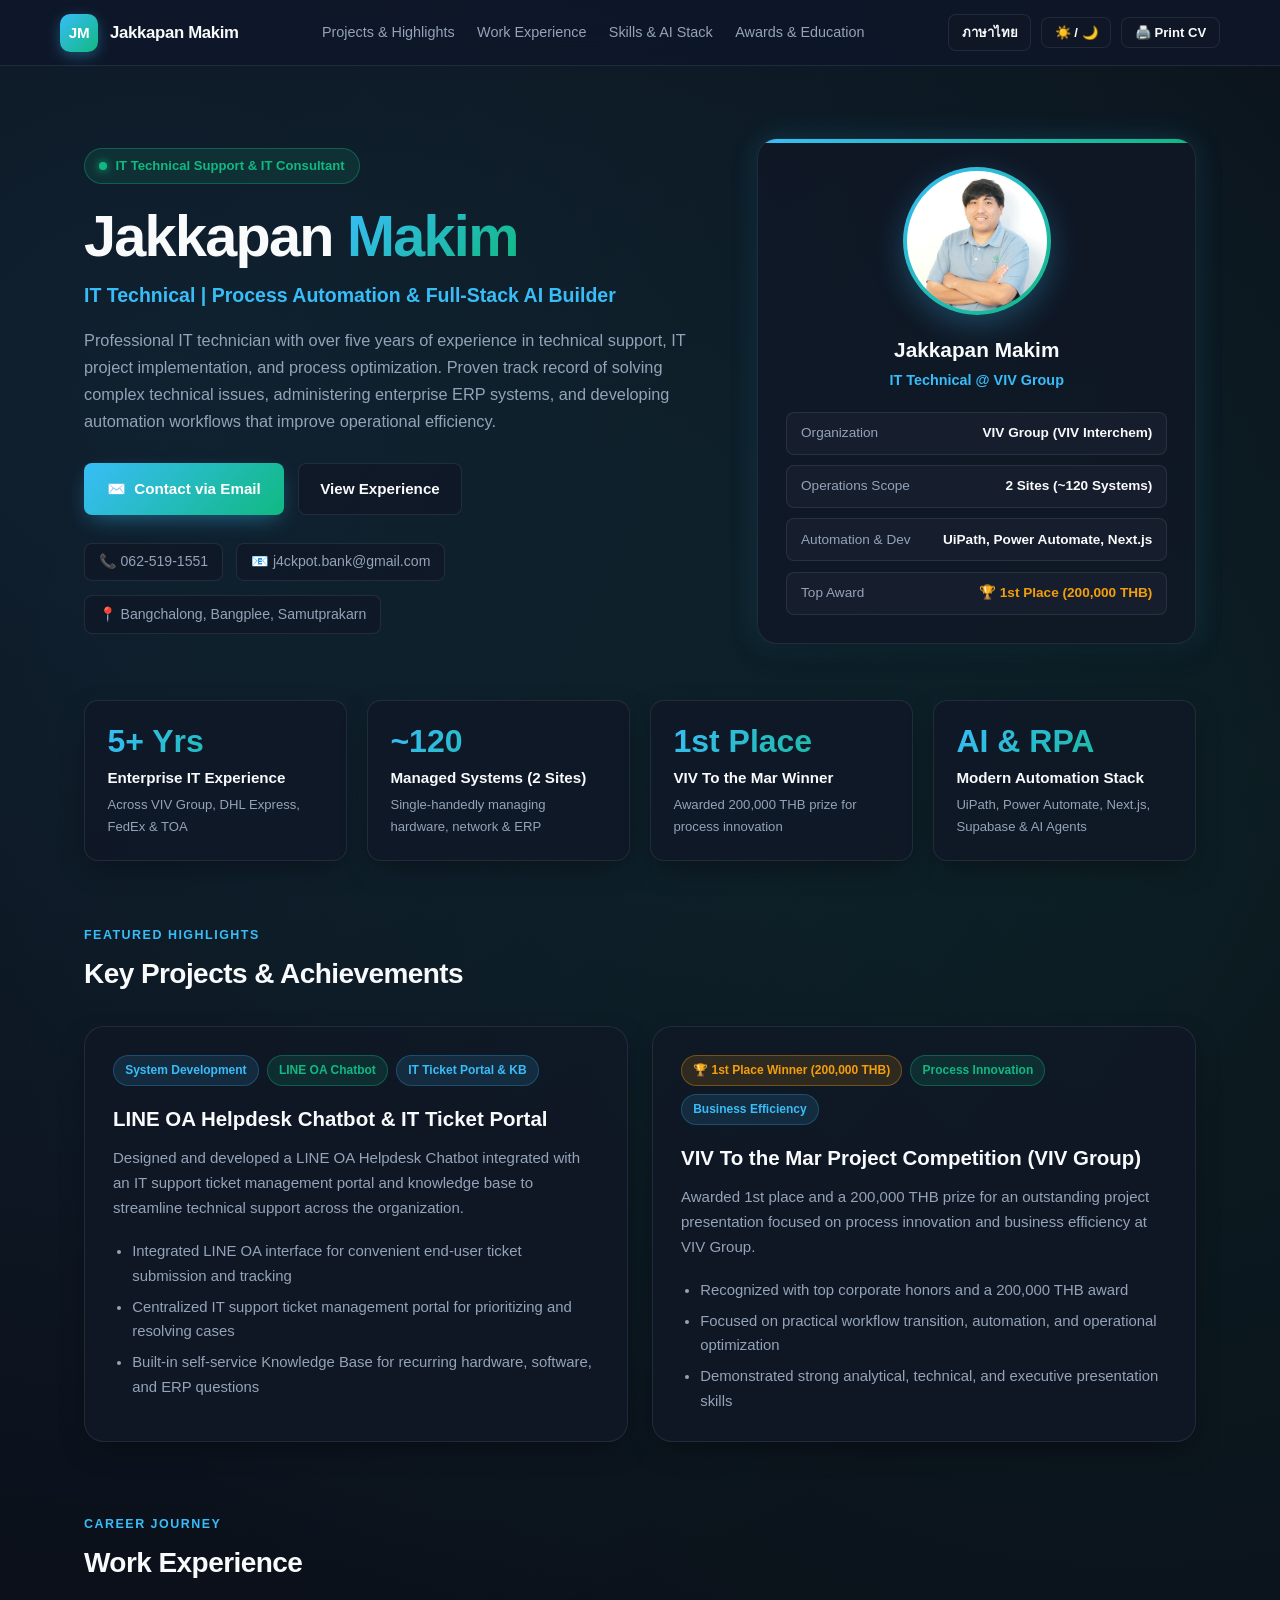
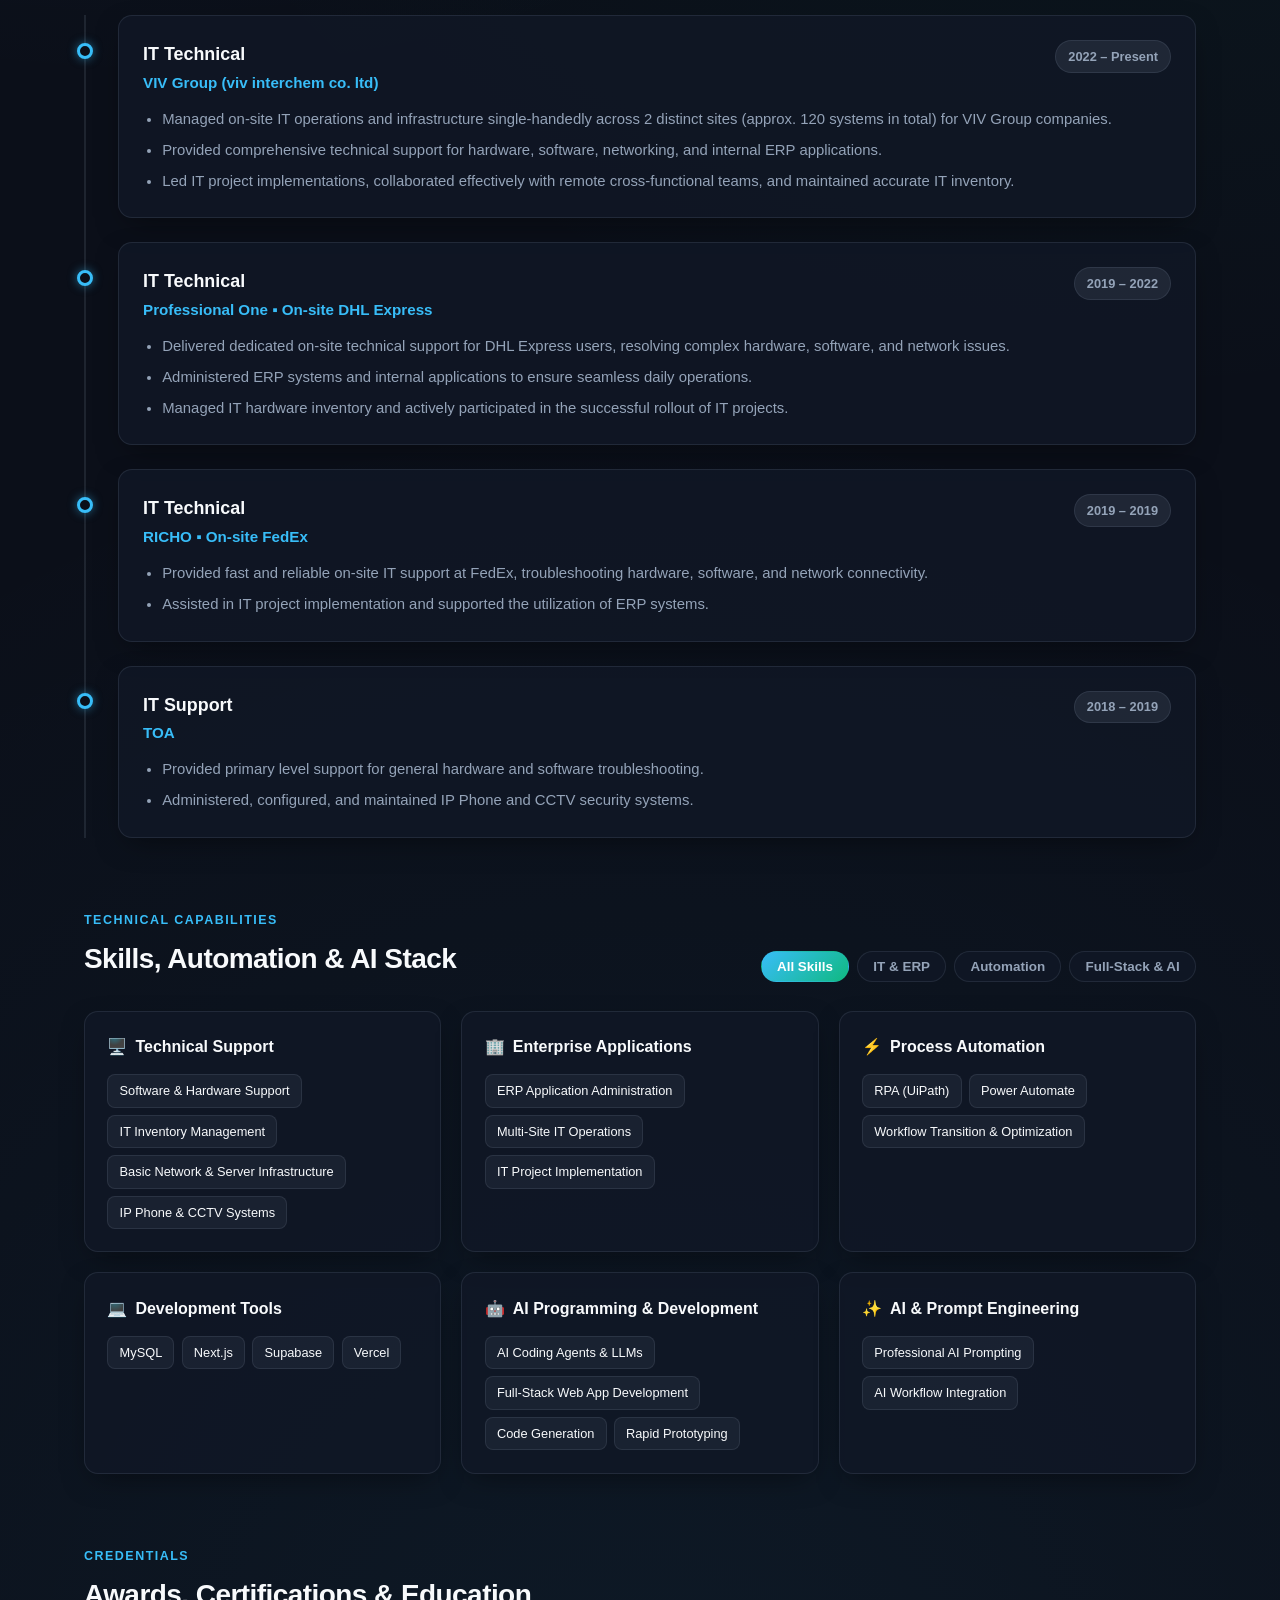
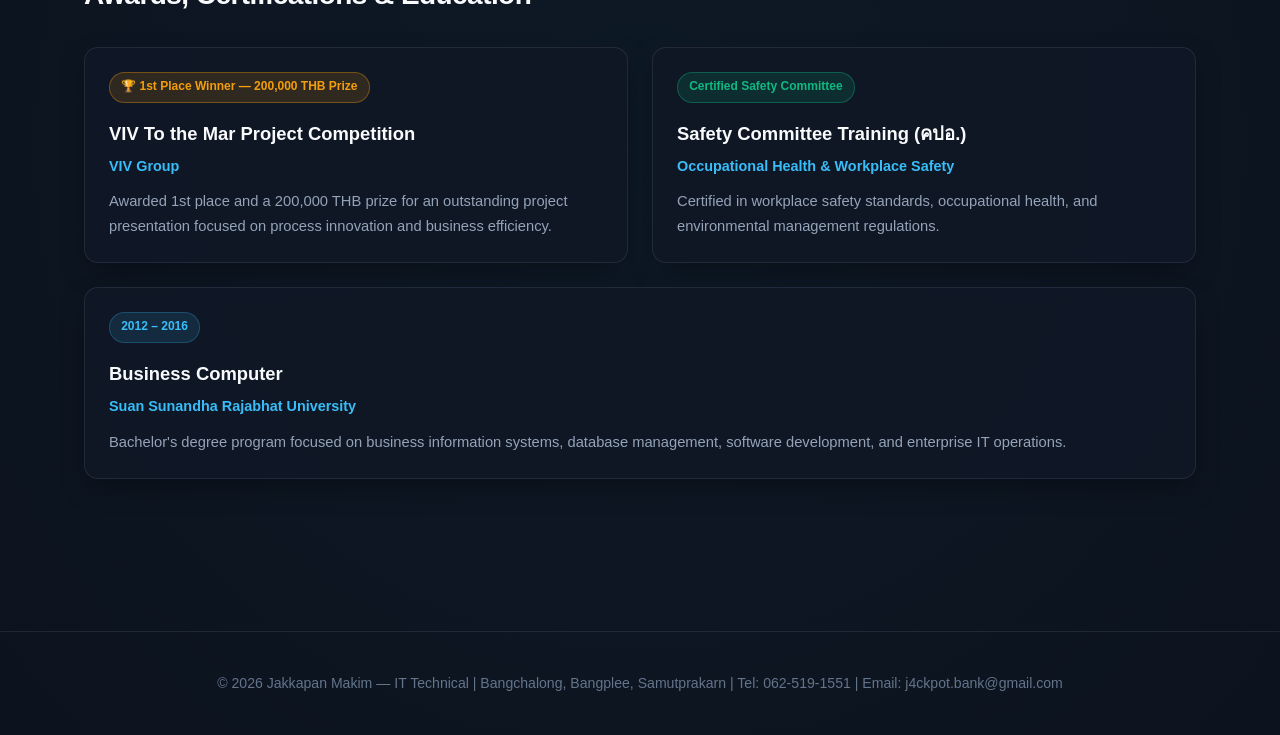
<file: index.html>
<!DOCTYPE html>
<html lang="en" data-theme="dark">
<head>
  <meta charset="UTF-8" />
  <meta name="viewport" content="width=device-width, initial-scale=1.0" />
  <title>Jakkapan Makim — IT Technical Portfolio</title>
  <style>
    :root {
      --bg-primary: #0b0f19;
      --bg-secondary: #111827;
      --bg-card: rgba(17, 24, 39, 0.82);
      --bg-card-hover: rgba(31, 41, 55, 0.95);
      --bg-glass: rgba(15, 23, 42, 0.78);
      --text-primary: #f8fafc;
      --text-secondary: #94a3b8;
      --text-muted: #64748b;
      --accent-primary: #38bdf8;
      --accent-secondary: #10b981;
      --accent-amber: #f59e0b;
      --accent-gradient: linear-gradient(135deg, #38bdf8 0%, #10b981 100%);
      --border-color: rgba(148, 163, 184, 0.14);
      --border-highlight: rgba(56, 189, 248, 0.45);
      --shadow-card: 0 10px 30px -10px rgba(0, 0, 0, 0.5);
      --shadow-glow: 0 0 28px rgba(56, 189, 248, 0.18);
      --radius-lg: 20px;
      --radius-md: 14px;
      --radius-sm: 8px;
      --font-sans: 'Inter', -apple-system, BlinkMacSystemFont, 'Segoe UI', Roboto, 'Noto Sans Thai', sans-serif;
    }

    [data-theme="light"] {
      --bg-primary: #f8fafc;
      --bg-secondary: #f1f5f9;
      --bg-card: rgba(255, 255, 255, 0.94);
      --bg-card-hover: #ffffff;
      --bg-glass: rgba(255, 255, 255, 0.88);
      --text-primary: #0f172a;
      --text-secondary: #475569;
      --text-muted: #64748b;
      --accent-primary: #0284c7;
      --accent-secondary: #059669;
      --accent-amber: #d97706;
      --accent-gradient: linear-gradient(135deg, #0284c7 0%, #059669 100%);
      --border-color: rgba(15, 23, 42, 0.1);
      --border-highlight: rgba(2, 132, 199, 0.4);
      --shadow-card: 0 12px 32px -8px rgba(15, 23, 42, 0.08);
      --shadow-glow: 0 0 24px rgba(2, 132, 199, 0.12);
    }

    * {
      box-sizing: border-box;
      margin: 0;
      padding: 0;
    }

    html {
      scroll-behavior: smooth;
    }

    body {
      font-family: var(--font-sans);
      background-color: var(--bg-primary);
      color: var(--text-primary);
      line-height: 1.65;
      overflow-x: hidden;
      transition: background-color 0.3s ease, color 0.3s ease;
      background-image:
        radial-gradient(circle at 12% 10%, rgba(56, 189, 248, 0.10), transparent 35%),
        radial-gradient(circle at 88% 22%, rgba(16, 185, 129, 0.08), transparent 35%),
        radial-gradient(circle at 50% 85%, rgba(56, 189, 248, 0.06), transparent 40%);
    }

    /* Top Navigation */
    .navbar {
      position: sticky;
      top: 0;
      z-index: 100;
      backdrop-filter: blur(16px);
      -webkit-backdrop-filter: blur(16px);
      background: var(--bg-glass);
      border-bottom: 1px solid var(--border-color);
      padding: 0.85rem 1.5rem;
    }

    .nav-container {
      max-width: 1160px;
      margin: 0 auto;
      display: flex;
      align-items: center;
      justify-content: space-between;
      gap: 1rem;
      flex-wrap: wrap;
    }

    .brand {
      display: flex;
      align-items: center;
      gap: 0.75rem;
      text-decoration: none;
      color: var(--text-primary);
      font-weight: 700;
      font-size: 1.05rem;
      letter-spacing: -0.02em;
    }

    .brand-badge {
      width: 38px;
      height: 38px;
      border-radius: 10px;
      background: var(--accent-gradient);
      display: grid;
      place-items: center;
      color: #ffffff;
      font-weight: 800;
      font-size: 0.95rem;
      box-shadow: 0 4px 14px rgba(56, 189, 248, 0.35);
    }

    .nav-links {
      display: flex;
      align-items: center;
      gap: 1.4rem;
      list-style: none;
    }

    .nav-links a {
      color: var(--text-secondary);
      text-decoration: none;
      font-size: 0.9rem;
      font-weight: 500;
      transition: color 0.2s ease;
    }

    .nav-links a:hover {
      color: var(--accent-primary);
    }

    .nav-actions {
      display: flex;
      align-items: center;
      gap: 0.6rem;
    }

    .btn-icon, .btn-lang {
      background: var(--bg-card);
      border: 1px solid var(--border-color);
      color: var(--text-primary);
      padding: 0.45rem 0.8rem;
      border-radius: var(--radius-sm);
      cursor: pointer;
      font-size: 0.82rem;
      font-weight: 600;
      display: inline-flex;
      align-items: center;
      gap: 0.4rem;
      transition: all 0.2s ease;
    }

    .btn-icon:hover, .btn-lang:hover {
      border-color: var(--accent-primary);
      transform: translateY(-1px);
    }

    /* Main Container */
    .container {
      max-width: 1160px;
      margin: 0 auto;
      padding: 2.5rem 1.5rem 5rem;
    }

    /* Hero Section */
    .hero {
      display: grid;
      grid-template-columns: 1.3fr 0.9fr;
      gap: 2.5rem;
      align-items: center;
      padding: 2rem 0 3.5rem;
    }

    .status-pill {
      display: inline-flex;
      align-items: center;
      gap: 0.5rem;
      padding: 0.38rem 0.9rem;
      border-radius: 999px;
      background: rgba(16, 185, 129, 0.12);
      border: 1px solid rgba(16, 185, 129, 0.35);
      color: var(--accent-secondary);
      font-size: 0.82rem;
      font-weight: 600;
      margin-bottom: 1.25rem;
    }

    .status-dot {
      width: 8px;
      height: 8px;
      border-radius: 50%;
      background: var(--accent-secondary);
      box-shadow: 0 0 8px var(--accent-secondary);
      animation: pulse 2s infinite;
    }

    @keyframes pulse {
      0%, 100% { opacity: 1; transform: scale(1); }
      50% { opacity: 0.55; transform: scale(1.2); }
    }

    .hero h1 {
      font-size: clamp(2.3rem, 4.5vw, 3.6rem);
      font-weight: 800;
      line-height: 1.12;
      letter-spacing: -0.03em;
      margin-bottom: 0.65rem;
    }

    .gradient-text {
      background: var(--accent-gradient);
      -webkit-background-clip: text;
      -webkit-text-fill-color: transparent;
    }

    .hero-subtitle {
      font-size: 1.22rem;
      font-weight: 600;
      color: var(--accent-primary);
      margin-bottom: 1rem;
    }

    .hero-bio {
      color: var(--text-secondary);
      font-size: 1.02rem;
      max-width: 640px;
      margin-bottom: 1.75rem;
    }

    .hero-cta {
      display: flex;
      flex-wrap: wrap;
      gap: 0.85rem;
      margin-bottom: 1.75rem;
    }

    .btn-primary {
      background: var(--accent-gradient);
      color: #ffffff;
      border: none;
      padding: 0.78rem 1.45rem;
      border-radius: var(--radius-sm);
      font-weight: 600;
      font-size: 0.95rem;
      cursor: pointer;
      text-decoration: none;
      display: inline-flex;
      align-items: center;
      gap: 0.5rem;
      box-shadow: 0 8px 22px -6px rgba(56, 189, 248, 0.45);
      transition: transform 0.2s ease, box-shadow 0.2s ease;
    }

    .btn-primary:hover {
      transform: translateY(-2px);
      box-shadow: 0 12px 26px -6px rgba(56, 189, 248, 0.6);
    }

    .btn-secondary {
      background: var(--bg-card);
      color: var(--text-primary);
      border: 1px solid var(--border-color);
      padding: 0.78rem 1.35rem;
      border-radius: var(--radius-sm);
      font-weight: 600;
      font-size: 0.95rem;
      cursor: pointer;
      text-decoration: none;
      display: inline-flex;
      align-items: center;
      gap: 0.5rem;
      transition: all 0.2s ease;
    }

    .btn-secondary:hover {
      border-color: var(--accent-primary);
      background: var(--bg-card-hover);
    }

    .contact-strip {
      display: flex;
      flex-wrap: wrap;
      gap: 0.85rem;
      font-size: 0.88rem;
      color: var(--text-secondary);
    }

    .contact-chip {
      display: inline-flex;
      align-items: center;
      gap: 0.45rem;
      padding: 0.42rem 0.85rem;
      border-radius: var(--radius-sm);
      background: var(--bg-card);
      border: 1px solid var(--border-color);
      cursor: pointer;
      transition: border-color 0.2s ease, transform 0.2s ease;
    }

    .contact-chip:hover {
      border-color: var(--accent-primary);
      color: var(--text-primary);
      transform: translateY(-1px);
    }

    /* Right Hero Profile Card with Portrait */
    .profile-card {
      background: var(--bg-card);
      border: 1px solid var(--border-color);
      border-radius: var(--radius-lg);
      padding: 1.75rem;
      box-shadow: var(--shadow-card), var(--shadow-glow);
      position: relative;
      overflow: hidden;
      display: flex;
      flex-direction: column;
      align-items: center;
      text-align: center;
    }

    .profile-card::before {
      content: "";
      position: absolute;
      top: 0;
      left: 0;
      right: 0;
      height: 4px;
      background: var(--accent-gradient);
    }

    .avatar-wrapper {
      width: 148px;
      height: 148px;
      border-radius: 50%;
      padding: 4px;
      background: var(--accent-gradient);
      box-shadow: 0 10px 30px rgba(56, 189, 248, 0.28);
      margin-bottom: 1.1rem;
      overflow: hidden;
    }

    .avatar-wrapper img {
      width: 100%;
      height: 100%;
      object-fit: cover;
      border-radius: 50%;
      background: #ffffff;
      display: block;
    }

    .profile-name {
      font-size: 1.3rem;
      font-weight: 800;
      margin-bottom: 0.15rem;
    }

    .profile-role {
      font-size: 0.9rem;
      font-weight: 600;
      color: var(--accent-primary);
      margin-bottom: 1.15rem;
    }

    .spec-list {
      width: 100%;
      display: grid;
      gap: 0.65rem;
      text-align: left;
    }

    .spec-item {
      display: flex;
      justify-content: space-between;
      align-items: center;
      padding: 0.58rem 0.85rem;
      background: rgba(148, 163, 184, 0.05);
      border-radius: var(--radius-sm);
      border: 1px solid var(--border-color);
      font-size: 0.85rem;
      gap: 0.75rem;
    }

    .spec-label {
      color: var(--text-secondary);
      font-weight: 500;
    }

    .spec-value {
      font-weight: 700;
      color: var(--text-primary);
      text-align: right;
    }

    /* Key Metrics Grid */
    .metrics-grid {
      display: grid;
      grid-template-columns: repeat(4, 1fr);
      gap: 1.25rem;
      margin-bottom: 4rem;
    }

    .metric-card {
      background: var(--bg-card);
      border: 1px solid var(--border-color);
      border-radius: var(--radius-md);
      padding: 1.4rem;
      transition: transform 0.22s ease, border-color 0.22s ease;
      box-shadow: var(--shadow-card);
    }

    .metric-card:hover {
      transform: translateY(-4px);
      border-color: var(--border-highlight);
    }

    .metric-number {
      font-size: 2rem;
      font-weight: 800;
      background: var(--accent-gradient);
      -webkit-background-clip: text;
      -webkit-text-fill-color: transparent;
      line-height: 1.15;
      margin-bottom: 0.35rem;
    }

    .metric-title {
      font-weight: 700;
      font-size: 0.95rem;
      margin-bottom: 0.25rem;
    }

    .metric-desc {
      font-size: 0.82rem;
      color: var(--text-secondary);
    }

    /* Section Header */
    .section {
      margin-bottom: 4.5rem;
    }

    .section-header {
      display: flex;
      align-items: flex-end;
      justify-content: space-between;
      margin-bottom: 1.8rem;
      gap: 1rem;
      flex-wrap: wrap;
    }

    .section-eyebrow {
      font-size: 0.78rem;
      text-transform: uppercase;
      letter-spacing: 0.12em;
      font-weight: 700;
      color: var(--accent-primary);
      margin-bottom: 0.35rem;
    }

    .section-title {
      font-size: 1.75rem;
      font-weight: 800;
      letter-spacing: -0.02em;
    }

    /* Featured Case Study & Projects */
    .projects-grid {
      display: grid;
      grid-template-columns: 1fr 1fr;
      gap: 1.5rem;
    }

    .project-card {
      background: var(--bg-card);
      border: 1px solid var(--border-color);
      border-radius: var(--radius-lg);
      padding: 1.75rem;
      box-shadow: var(--shadow-card);
      display: flex;
      flex-direction: column;
      justify-content: space-between;
      transition: border-color 0.2s ease, transform 0.2s ease;
    }

    .project-card:hover {
      border-color: var(--border-highlight);
      transform: translateY(-3px);
    }

    .badge-row {
      display: flex;
      flex-wrap: wrap;
      gap: 0.5rem;
      margin-bottom: 1rem;
    }

    .tag {
      font-size: 0.75rem;
      font-weight: 600;
      padding: 0.28rem 0.7rem;
      border-radius: 999px;
      background: rgba(56, 189, 248, 0.12);
      color: var(--accent-primary);
      border: 1px solid rgba(56, 189, 248, 0.25);
    }

    .tag.gold {
      background: rgba(245, 158, 11, 0.14);
      color: var(--accent-amber);
      border-color: rgba(245, 158, 11, 0.35);
    }

    .tag.green {
      background: rgba(16, 185, 129, 0.14);
      color: var(--accent-secondary);
      border-color: rgba(16, 185, 129, 0.35);
    }

    .project-card h3 {
      font-size: 1.28rem;
      font-weight: 700;
      margin-bottom: 0.65rem;
    }

    .project-card p {
      color: var(--text-secondary);
      font-size: 0.94rem;
      margin-bottom: 1.15rem;
    }

    /* Experience Timeline */
    .timeline {
      position: relative;
      padding-left: 2rem;
      border-left: 2px solid var(--border-color);
      display: grid;
      gap: 1.5rem;
    }

    .timeline-item {
      position: relative;
      background: var(--bg-card);
      border: 1px solid var(--border-color);
      border-radius: var(--radius-md);
      padding: 1.5rem;
      box-shadow: var(--shadow-card);
      transition: transform 0.2s ease, border-color 0.2s ease;
    }

    .timeline-item:hover {
      transform: translateX(4px);
      border-color: var(--border-highlight);
    }

    .timeline-dot {
      position: absolute;
      left: -2.6rem;
      top: 1.65rem;
      width: 16px;
      height: 16px;
      border-radius: 50%;
      background: var(--bg-primary);
      border: 3px solid var(--accent-primary);
      box-shadow: 0 0 10px rgba(56, 189, 248, 0.5);
    }

    .timeline-header {
      display: flex;
      justify-content: space-between;
      align-items: flex-start;
      gap: 1rem;
      flex-wrap: wrap;
      margin-bottom: 0.75rem;
    }

    .role-title {
      font-size: 1.12rem;
      font-weight: 700;
      color: var(--text-primary);
    }

    .company-name {
      color: var(--accent-primary);
      font-weight: 600;
      font-size: 0.95rem;
    }

    .period-badge {
      font-size: 0.8rem;
      font-weight: 600;
      padding: 0.28rem 0.75rem;
      border-radius: 999px;
      background: rgba(148, 163, 184, 0.12);
      color: var(--text-secondary);
      border: 1px solid var(--border-color);
    }

    .timeline-list {
      padding-left: 1.2rem;
      color: var(--text-secondary);
      font-size: 0.93rem;
      display: grid;
      gap: 0.4rem;
    }

    /* Interactive Skills Section */
    .filter-tabs {
      display: flex;
      flex-wrap: wrap;
      gap: 0.5rem;
    }

    .filter-btn {
      background: var(--bg-card);
      border: 1px solid var(--border-color);
      color: var(--text-secondary);
      padding: 0.45rem 0.95rem;
      border-radius: 999px;
      font-size: 0.84rem;
      font-weight: 600;
      cursor: pointer;
      transition: all 0.2s ease;
    }

    .filter-btn.active, .filter-btn:hover {
      background: var(--accent-gradient);
      color: #ffffff;
      border-color: transparent;
    }

    .skills-grid {
      display: grid;
      grid-template-columns: repeat(3, 1fr);
      gap: 1.25rem;
    }

    .skill-card {
      background: var(--bg-card);
      border: 1px solid var(--border-color);
      border-radius: var(--radius-md);
      padding: 1.4rem;
      box-shadow: var(--shadow-card);
      transition: all 0.25s ease;
    }

    .skill-card.hidden {
      display: none;
    }

    .skill-card:hover {
      border-color: var(--border-highlight);
      transform: translateY(-3px);
    }

    .skill-cat-title {
      font-size: 1rem;
      font-weight: 700;
      margin-bottom: 0.85rem;
      display: flex;
      align-items: center;
      gap: 0.5rem;
    }

    .skill-pills {
      display: flex;
      flex-wrap: wrap;
      gap: 0.45rem;
    }

    .skill-pill {
      font-size: 0.8rem;
      padding: 0.32rem 0.7rem;
      border-radius: var(--radius-sm);
      background: rgba(148, 163, 184, 0.08);
      border: 1px solid var(--border-color);
      color: var(--text-primary);
      font-weight: 500;
    }

    /* Awards & Education */
    .two-col-grid {
      display: grid;
      grid-template-columns: 1fr 1fr;
      gap: 1.5rem;
    }

    .info-card {
      background: var(--bg-card);
      border: 1px solid var(--border-color);
      border-radius: var(--radius-md);
      padding: 1.5rem;
      box-shadow: var(--shadow-card);
    }

    .info-card h3 {
      font-size: 1.15rem;
      font-weight: 700;
      margin-bottom: 0.4rem;
    }

    .info-card .sub {
      color: var(--accent-primary);
      font-size: 0.9rem;
      font-weight: 600;
      margin-bottom: 0.65rem;
    }

    .info-card p {
      color: var(--text-secondary);
      font-size: 0.92rem;
    }

    /* Toast Notification */
    .toast {
      position: fixed;
      bottom: 24px;
      right: 24px;
      background: var(--accent-secondary);
      color: #ffffff;
      padding: 0.75rem 1.2rem;
      border-radius: var(--radius-sm);
      font-weight: 600;
      font-size: 0.88rem;
      box-shadow: 0 10px 25px rgba(16, 185, 129, 0.4);
      transform: translateY(100px);
      opacity: 0;
      transition: all 0.3s ease;
      z-index: 999;
    }

    .toast.show {
      transform: translateY(0);
      opacity: 1;
    }

    /* Footer */
    footer {
      border-top: 1px solid var(--border-color);
      padding: 2.5rem 1.5rem;
      text-align: center;
      color: var(--text-muted);
      font-size: 0.88rem;
    }

    @media (max-width: 920px) {
      .hero, .projects-grid, .two-col-grid {
        grid-template-columns: 1fr;
      }
      .metrics-grid, .skills-grid {
        grid-template-columns: repeat(2, 1fr);
      }
    }

    @media (max-width: 600px) {
      .metrics-grid, .skills-grid {
        grid-template-columns: 1fr;
      }
      .nav-links {
        display: none;
      }
    }

    @media print {
      .navbar, .hero-cta, .filter-tabs {
        display: none !important;
      }
      body {
        background: #ffffff;
        color: #000000;
      }
    }
  </style>
</head>
<body>

  <!-- Navigation -->
  <nav class="navbar">
    <div class="nav-container">
      <a href="#" class="brand">
        <span class="brand-badge">JM</span>
        <span>Jakkapan Makim</span>
      </a>
      <ul class="nav-links">
        <li><a href="#projects" data-en="Projects & Highlights" data-th="ผลงานเด่น">Projects & Highlights</a></li>
        <li><a href="#experience" data-en="Work Experience" data-th="ประสบการณ์ทำงาน">Work Experience</a></li>
        <li><a href="#skills" data-en="Skills & AI Stack" data-th="ทักษะและเทคโนโลยี">Skills & AI Stack</a></li>
        <li><a href="#awards" data-en="Awards & Education" data-th="รางวัลและการศึกษา">Awards & Education</a></li>
      </ul>
      <div class="nav-actions">
        <button class="btn-lang" id="langToggle" onclick="toggleLanguage()">ภาษาไทย</button>
        <button class="btn-icon" id="themeToggle" onclick="toggleTheme()" title="Toggle Theme">☀️ / 🌙</button>
        <button class="btn-icon" onclick="window.print()" data-en="🖨️ Print CV" data-th="🖨️ พิมพ์เรซูเม่">🖨️ Print CV</button>
      </div>
    </div>
  </nav>

  <main class="container">
    <!-- Hero Section -->
    <section class="hero">
      <div>
        <div class="status-pill">
          <span class="status-dot"></span>
          <span data-en="IT Technical Support & IT Consultant" data-th="ผู้เชี่ยวชาญด้าน IT Technical Support & IT Consultant">IT Technical Support & IT Consultant</span>
        </div>
        <h1>Jakkapan <span class="gradient-text">Makim</span></h1>
        <div class="hero-subtitle" data-en="IT Technical | Process Automation & Full-Stack AI Builder" data-th="IT Technical | ผู้เชี่ยวชาญระบบไอที ออโตเมชัน และการพัฒนาด้วย AI">
          IT Technical | Process Automation & Full-Stack AI Builder
        </div>
        <p class="hero-bio" data-en="Professional IT technician with over five years of experience in technical support, IT project implementation, and process optimization. Proven track record of solving complex technical issues, administering enterprise ERP systems, and developing automation workflows that improve operational efficiency." data-th="ผู้เชี่ยวชาญด้านไอทีที่มีประสบการณ์กว่า 5 ปี ในงาน Technical Support การบริหารจัดการโปรเจกต์ไอที และการปรับปรุงกระบวนการทำงาน มีความเชี่ยวชาญในการแก้ไขปัญหาทางเทคนิคที่ซับซ้อน การดูแลระบบ ERP และการพัฒนา Workflow อัตโนมัติเพื่อเพิ่มประสิทธิภาพในองค์กร">
          Professional IT technician with over five years of experience in technical support, IT project implementation, and process optimization. Proven track record of solving complex technical issues, administering enterprise ERP systems, and developing automation workflows that improve operational efficiency.
        </p>
        <div class="hero-cta">
          <a href="mailto:j4ckpot.bank@gmail.com" class="btn-primary">
            <span>✉️</span>
            <span data-en="Contact via Email" data-th="ติดต่อทางอีเมล">Contact via Email</span>
          </a>
          <a href="#experience" class="btn-secondary">
            <span data-en="View Experience" data-th="ดูประสบการณ์ทำงาน">View Experience</span>
          </a>
        </div>
        <div class="contact-strip">
          <div class="contact-chip" onclick="copyText('062-519-1551', 'Phone number copied!')">
            <span>📞 062-519-1551</span>
          </div>
          <div class="contact-chip" onclick="copyText('j4ckpot.bank@gmail.com', 'Email address copied!')">
            <span>📧 j4ckpot.bank@gmail.com</span>
          </div>
          <div class="contact-chip">
            <span data-en="📍 Bangchalong, Bangplee, Samutprakarn" data-th="📍 บางโฉลง, บางพลี, สมุทรปราการ">📍 Bangchalong, Bangplee, Samutprakarn</span>
          </div>
        </div>
      </div>

      <!-- Right Profile Card with Real Photo -->
      <div class="profile-card">
        <div class="avatar-wrapper">
          <img src="[data-uri]" alt="Jakkapan Makim" />
        </div>
        <div class="profile-name">Jakkapan Makim</div>
        <div class="profile-role">IT Technical @ VIV Group</div>
        <div class="spec-list">
          <div class="spec-item">
            <span class="spec-label" data-en="Organization" data-th="องค์กรปัจจุบัน">Organization</span>
            <span class="spec-value">VIV Group (VIV Interchem)</span>
          </div>
          <div class="spec-item">
            <span class="spec-label" data-en="Operations Scope" data-th="ขอบเขตความรับผิดชอบ">Operations Scope</span>
            <span class="spec-value" data-en="2 Sites (~120 Systems)" data-th="2 สาขา (~120 เครื่อง)">2 Sites (~120 Systems)</span>
          </div>
          <div class="spec-item">
            <span class="spec-label" data-en="Automation & Dev" data-th="ระบบอัตโนมัติและพัฒนาเว็บ">Automation & Dev</span>
            <span class="spec-value">UiPath, Power Automate, Next.js</span>
          </div>
          <div class="spec-item">
            <span class="spec-label" data-en="Top Award" data-th="รางวัลเกียรติยศ">Top Award</span>
            <span class="spec-value" style="color: var(--accent-amber);" data-en="🏆 1st Place (200,000 THB)" data-th="🏆 ชนะเลิศอันดับ 1 (200,000 บาท)">🏆 1st Place (200,000 THB)</span>
          </div>
        </div>
      </div>
    </section>

    <!-- Key Metrics -->
    <section class="metrics-grid">
      <div class="metric-card">
        <div class="metric-number">5+ Yrs</div>
        <div class="metric-title" data-en="Enterprise IT Experience" data-th="ประสบการณ์สายตรงด้าน IT">Enterprise IT Experience</div>
        <div class="metric-desc" data-en="Across VIV Group, DHL Express, FedEx & TOA" data-th="ผ่านองค์กรชั้นนำ VIV Group, DHL, FedEx และ TOA">Across VIV Group, DHL Express, FedEx & TOA</div>
      </div>
      <div class="metric-card">
        <div class="metric-number">~120</div>
        <div class="metric-title" data-en="Managed Systems (2 Sites)" data-th="ดูแลระบบคอมพิวเตอร์ 2 สาขา">Managed Systems (2 Sites)</div>
        <div class="metric-desc" data-en="Single-handedly managing hardware, network & ERP" data-th="บริหารจัดการฮาร์ดแวร์ เครือข่าย และ ERP ด้วยตนเอง">Single-handedly managing hardware, network & ERP</div>
      </div>
      <div class="metric-card">
        <div class="metric-number">1st Place</div>
        <div class="metric-title" data-en="VIV To the Mar Winner" data-th="ชนะเลิศโครงการ VIV To the Mar">VIV To the Mar Winner</div>
        <div class="metric-desc" data-en="Awarded 200,000 THB prize for process innovation" data-th="คว้าเงินรางวัล 200,000 บาท ด้านนวัตกรรมองค์กร">Awarded 200,000 THB prize for process innovation</div>
      </div>
      <div class="metric-card">
        <div class="metric-number">AI & RPA</div>
        <div class="metric-title" data-en="Modern Automation Stack" data-th="ทักษะด้าน RPA และ AI สมัยใหม่">Modern Automation Stack</div>
        <div class="metric-desc" data-en="UiPath, Power Automate, Next.js, Supabase & AI Agents" data-th="UiPath, Power Automate, Next.js, Supabase และ AI">UiPath, Power Automate, Next.js, Supabase & AI Agents</div>
      </div>
    </section>

    <!-- Key Projects & Achievements -->
    <section class="section" id="projects">
      <div class="section-header">
        <div>
          <div class="section-eyebrow" data-en="Featured Highlights" data-th="ผลงานและความสำเร็จ">Featured Highlights</div>
          <h2 class="section-title" data-en="Key Projects & Achievements" data-th="โปรเจกต์สำคัญและรางวัลความสำเร็จ">Key Projects & Achievements</h2>
        </div>
      </div>

      <div class="projects-grid">
        <!-- Project 1: LINE OA Helpdesk -->
        <div class="project-card">
          <div>
            <div class="badge-row">
              <span class="tag">System Development</span>
              <span class="tag green">LINE OA Chatbot</span>
              <span class="tag">IT Ticket Portal & KB</span>
            </div>
            <h3 data-en="LINE OA Helpdesk Chatbot & IT Ticket Portal" data-th="ระบบ LINE OA Helpdesk Chatbot และเว็บจัดการใบแจ้งซ่อม">LINE OA Helpdesk Chatbot & IT Ticket Portal</h3>
            <p data-en="Designed and developed a LINE OA Helpdesk Chatbot integrated with an IT support ticket management portal and knowledge base to streamline technical support across the organization." data-th="ออกแบบและพัฒนาระบบ LINE OA Helpdesk Chatbot ที่เชื่อมต่อกับเว็บพอร์ทัลจัดการใบแจ้งซ่อม (IT Support Ticket Management Portal) และคลังความรู้ (Knowledge Base) เพื่อช่วยให้การแจ้งซ่อมและแก้ไขปัญหาไอทีรวดเร็วขึ้น">
              Designed and developed a LINE OA Helpdesk Chatbot integrated with an IT support ticket management portal and knowledge base to streamline technical support across the organization.
            </p>
            <ul class="timeline-list">
              <li data-en="Integrated LINE OA interface for convenient end-user ticket submission and tracking" data-th="แจ้งปัญหาและติดตามสถานะงานซ่อมผ่าน LINE OA ได้อย่างสะดวกและรวดเร็ว">Integrated LINE OA interface for convenient end-user ticket submission and tracking</li>
              <li data-en="Centralized IT support ticket management portal for prioritizing and resolving cases" data-th="มีระบบพอร์ทัลหลังบ้านสำหรับจัดลำดับความสำคัญและบริหารจัดการเคสแจ้งซ่อมอย่างเป็นระบบ">Centralized IT support ticket management portal for prioritizing and resolving cases</li>
              <li data-en="Built-in self-service Knowledge Base for recurring hardware, software, and ERP questions" data-th="เชื่อมโยงคลังความรู้ (Knowledge Base) เพื่อให้ผู้ใช้งานแก้ไขปัญหาเบื้องต้นได้ด้วยตนเอง">Built-in self-service Knowledge Base for recurring hardware, software, and ERP questions</li>
            </ul>
          </div>
        </div>

        <!-- Achievement 2: VIV To the Mar Competition -->
        <div class="project-card">
          <div>
            <div class="badge-row">
              <span class="tag gold" data-en="🏆 1st Place Winner (200,000 THB)" data-th="🏆 รางวัลชนะเลิศอันดับ 1 (200,000 บาท)">🏆 1st Place Winner (200,000 THB)</span>
              <span class="tag green">Process Innovation</span>
              <span class="tag">Business Efficiency</span>
            </div>
            <h3 data-en="VIV To the Mar Project Competition (VIV Group)" data-th="รางวัลชนะเลิศโครงการ VIV To the Mar Project Competition">VIV To the Mar Project Competition (VIV Group)</h3>
            <p data-en="Awarded 1st place and a 200,000 THB prize for an outstanding project presentation focused on process innovation and business efficiency at VIV Group." data-th="ได้รับรางวัลชนะเลิศอันดับ 1 พร้อมเงินรางวัล 200,000 บาท จากการนำเสนอโปรเจกต์ที่มุ่งเน้นด้านนวัตกรรมการปรับปรุงกระบวนการทำงาน (Process Innovation) และการเพิ่มประสิทธิภาพทางธุรกิจของกลุ่มบริษัท VIV Group">
              Awarded 1st place and a 200,000 THB prize for an outstanding project presentation focused on process innovation and business efficiency at VIV Group.
            </p>
            <ul class="timeline-list">
              <li data-en="Recognized with top corporate honors and a 200,000 THB award" data-th="ได้รับรางวัลชนะเลิศอันดับ 1 ขององค์กร พร้อมเงินรางวัล 200,000 บาท">Recognized with top corporate honors and a 200,000 THB award</li>
              <li data-en="Focused on practical workflow transition, automation, and operational optimization" data-th="มุ่งเน้นการปรับเปลี่ยนกระบวนการทำงานด้วยเทคโนโลยีและระบบอัตโนมัติที่วัดผลได้จริง">Focused on practical workflow transition, automation, and operational optimization</li>
              <li data-en="Demonstrated strong analytical, technical, and executive presentation skills" data-th="ผสานทักษะการวิเคราะห์เชิงเทคนิคเข้ากับการนำเสนอแนวคิดเชิงธุรกิจได้อย่างชัดเจน">Demonstrated strong analytical, technical, and executive presentation skills</li>
            </ul>
          </div>
        </div>
      </div>
    </section>

    <!-- Work Experience -->
    <section class="section" id="experience">
      <div class="section-header">
        <div>
          <div class="section-eyebrow" data-en="Career Journey" data-th="เส้นทางสายอาชีพ">Career Journey</div>
          <h2 class="section-title" data-en="Work Experience" data-th="ประสบการณ์การทำงาน">Work Experience</h2>
        </div>
      </div>

      <div class="timeline">
        <!-- VIV Group -->
        <div class="timeline-item">
          <span class="timeline-dot"></span>
          <div class="timeline-header">
            <div>
              <div class="role-title">IT Technical</div>
              <div class="company-name">VIV Group (viv interchem co. ltd)</div>
            </div>
            <span class="period-badge" data-en="2022 – Present" data-th="2022 – ปัจจุบัน">2022 – Present</span>
          </div>
          <ul class="timeline-list">
            <li data-en="Managed on-site IT operations and infrastructure single-handedly across 2 distinct sites (approx. 120 systems in total) for VIV Group companies." data-th="บริหารจัดการงานปฏิบัติการและโครงสร้างพื้นฐานไอทีแบบ On-site ด้วยตนเองครอบคลุม 2 สาขา (รวมประมาณ 120 เครื่อง) สำหรับบริษัทในเครือ VIV Group">Managed on-site IT operations and infrastructure single-handedly across 2 distinct sites (approx. 120 systems in total) for VIV Group companies.</li>
            <li data-en="Provided comprehensive technical support for hardware, software, networking, and internal ERP applications." data-th="ให้การสนับสนุนทางเทคนิคอย่างครบวงจรทั้งด้านฮาร์ดแวร์ ซอฟต์แวร์ ระบบเครือข่าย และแอปพลิเคชัน ERP ภายในองค์กร">Provided comprehensive technical support for hardware, software, networking, and internal ERP applications.</li>
            <li data-en="Led IT project implementations, collaborated effectively with remote cross-functional teams, and maintained accurate IT inventory." data-th="เป็นผู้นำในการดำเนินโปรเจกต์ไอที ประสานงานร่วมกับทีมข้ามสายงานจากระยะไกลได้อย่างมีประสิทธิภาพ และดูแลคลังอุปกรณ์ไอทีให้ถูกต้องแม่นยำ">Led IT project implementations, collaborated effectively with remote cross-functional teams, and maintained accurate IT inventory.</li>
          </ul>
        </div>

        <!-- Professional One (DHL Express) -->
        <div class="timeline-item">
          <span class="timeline-dot"></span>
          <div class="timeline-header">
            <div>
              <div class="role-title">IT Technical</div>
              <div class="company-name">Professional One ▪ On-site DHL Express</div>
            </div>
            <span class="period-badge">2019 – 2022</span>
          </div>
          <ul class="timeline-list">
            <li data-en="Delivered dedicated on-site technical support for DHL Express users, resolving complex hardware, software, and network issues." data-th="ให้บริการแก้ไขปัญหาทางเทคนิคแบบ On-site สำหรับผู้ใช้งานที่ DHL Express ทั้งด้านฮาร์ดแวร์ ซอฟต์แวร์ และระบบเครือข่ายที่มีความซับซ้อน">Delivered dedicated on-site technical support for DHL Express users, resolving complex hardware, software, and network issues.</li>
            <li data-en="Administered ERP systems and internal applications to ensure seamless daily operations." data-th="ดูแลและบริหารจัดการระบบ ERP รวมถึงแอปพลิเคชันภายในเพื่อให้การปฏิบัติงานรายวันเป็นไปอย่างราบรื่น">Administered ERP systems and internal applications to ensure seamless daily operations.</li>
            <li data-en="Managed IT hardware inventory and actively participated in the successful rollout of IT projects." data-th="บริหารจัดการคลังอุปกรณ์ฮาร์ดแวร์ไอที และมีส่วนร่วมสำคัญในการติดตั้งและส่งมอบโปรเจกต์ไอทีจนสำเร็จลุล่วง">Managed IT hardware inventory and actively participated in the successful rollout of IT projects.</li>
          </ul>
        </div>

        <!-- RICHO (FedEx) -->
        <div class="timeline-item">
          <span class="timeline-dot"></span>
          <div class="timeline-header">
            <div>
              <div class="role-title">IT Technical</div>
              <div class="company-name">RICHO ▪ On-site FedEx</div>
            </div>
            <span class="period-badge">2019 – 2019</span>
          </div>
          <ul class="timeline-list">
            <li data-en="Provided fast and reliable on-site IT support at FedEx, troubleshooting hardware, software, and network connectivity." data-th="ให้บริการสนับสนุนด้านไอทีแบบ On-site ที่ FedEx แก้ไขปัญหาฮาร์ดแวร์ ซอฟต์แวร์ และการเชื่อมต่อเครือข่ายอย่างรวดเร็วและแม่นยำ">Provided fast and reliable on-site IT support at FedEx, troubleshooting hardware, software, and network connectivity.</li>
            <li data-en="Assisted in IT project implementation and supported the utilization of ERP systems." data-th="ช่วยดำเนินการติดตั้งโปรเจกต์ด้านไอที และสนับสนุนการใช้งานระบบ ERP ภายในองค์กร">Assisted in IT project implementation and supported the utilization of ERP systems.</li>
          </ul>
        </div>

        <!-- TOA -->
        <div class="timeline-item">
          <span class="timeline-dot"></span>
          <div class="timeline-header">
            <div>
              <div class="role-title">IT Support</div>
              <div class="company-name">TOA</div>
            </div>
            <span class="period-badge">2018 – 2019</span>
          </div>
          <ul class="timeline-list">
            <li data-en="Provided primary level support for general hardware and software troubleshooting." data-th="ให้บริการช่วยเหลือและแก้ไขปัญหาเบื้องต้นด้านฮาร์ดแวร์และซอฟต์แวร์ทั่วไป">Provided primary level support for general hardware and software troubleshooting.</li>
            <li data-en="Administered, configured, and maintained IP Phone and CCTV security systems." data-th="ดูแล ตั้งค่า และบำรุงรักษาระบบโทรศัพท์ IP Phone และระบบกล้องวงจรปิดรักษาความปลอดภัย CCTV">Administered, configured, and maintained IP Phone and CCTV security systems.</li>
          </ul>
        </div>
      </div>
    </section>

    <!-- Skills & Technology Matrix -->
    <section class="section" id="skills">
      <div class="section-header">
        <div>
          <div class="section-eyebrow" data-en="Technical Capabilities" data-th="ความเชี่ยวชาญทางเทคนิค">Technical Capabilities</div>
          <h2 class="section-title" data-en="Skills, Automation & AI Stack" data-th="ทักษะไอที ออโตเมชัน และการพัฒนาด้วย AI">Skills, Automation & AI Stack</h2>
        </div>
        <div class="filter-tabs">
          <button class="filter-btn active" onclick="filterSkills('all', this)" data-en="All Skills" data-th="ทั้งหมด">All Skills</button>
          <button class="filter-btn" onclick="filterSkills('infra', this)" data-en="IT & ERP" data-th="IT & ERP">IT & ERP</button>
          <button class="filter-btn" onclick="filterSkills('automation', this)" data-en="Automation" data-th="Automation">Automation</button>
          <button class="filter-btn" onclick="filterSkills('dev-ai', this)" data-en="Full-Stack & AI" data-th="Web & AI">Full-Stack & AI</button>
        </div>
      </div>

      <div class="skills-grid">
        <div class="skill-card" data-category="infra">
          <div class="skill-cat-title">🖥️ <span data-en="Technical Support" data-th="งานสนับสนุนทางเทคนิค (Technical Support)">Technical Support</span></div>
          <div class="skill-pills">
            <span class="skill-pill">Software & Hardware Support</span>
            <span class="skill-pill">IT Inventory Management</span>
            <span class="skill-pill">Basic Network & Server Infrastructure</span>
            <span class="skill-pill">IP Phone & CCTV Systems</span>
          </div>
        </div>

        <div class="skill-card" data-category="infra">
          <div class="skill-cat-title">🏢 <span data-en="Enterprise Applications" data-th="ระบบบริหารจัดการองค์กร (Enterprise Apps)">Enterprise Applications</span></div>
          <div class="skill-pills">
            <span class="skill-pill">ERP Application Administration</span>
            <span class="skill-pill">Multi-Site IT Operations</span>
            <span class="skill-pill">IT Project Implementation</span>
          </div>
        </div>

        <div class="skill-card" data-category="automation">
          <div class="skill-cat-title">⚡ <span data-en="Process Automation" data-th="ระบบอัตโนมัติ (Process Automation)">Process Automation</span></div>
          <div class="skill-pills">
            <span class="skill-pill">RPA (UiPath)</span>
            <span class="skill-pill">Power Automate</span>
            <span class="skill-pill">Workflow Transition & Optimization</span>
          </div>
        </div>

        <div class="skill-card" data-category="dev-ai">
          <div class="skill-cat-title">💻 <span data-en="Development Tools" data-th="เครื่องมือพัฒนาเว็บและฐานข้อมูล">Development Tools</span></div>
          <div class="skill-pills">
            <span class="skill-pill">MySQL</span>
            <span class="skill-pill">Next.js</span>
            <span class="skill-pill">Supabase</span>
            <span class="skill-pill">Vercel</span>
          </div>
        </div>

        <div class="skill-card" data-category="dev-ai">
          <div class="skill-cat-title">🤖 <span data-en="AI Programming & Development" data-th="การพัฒนาซอฟต์แวร์ด้วย AI">AI Programming & Development</span></div>
          <div class="skill-pills">
            <span class="skill-pill">AI Coding Agents & LLMs</span>
            <span class="skill-pill">Full-Stack Web App Development</span>
            <span class="skill-pill">Code Generation</span>
            <span class="skill-pill">Rapid Prototyping</span>
          </div>
        </div>

        <div class="skill-card" data-category="dev-ai">
          <div class="skill-cat-title">✨ <span data-en="AI & Prompt Engineering" data-th="วิศวกรรมพรอมต์ (Prompt Engineering)">AI & Prompt Engineering</span></div>
          <div class="skill-pills">
            <span class="skill-pill">Professional AI Prompting</span>
            <span class="skill-pill">AI Workflow Integration</span>
          </div>
        </div>
      </div>
    </section>

    <!-- Awards, Certifications & Education -->
    <section class="section" id="awards">
      <div class="section-header">
        <div>
          <div class="section-eyebrow" data-en="Credentials" data-th="รางวัล การอบรม และการศึกษา">Credentials</div>
          <h2 class="section-title" data-en="Awards, Certifications & Education" data-th="รางวัล การรับรอง และวุฒิการศึกษา">Awards, Certifications & Education</h2>
        </div>
      </div>

      <div class="two-col-grid">
        <div class="info-card">
          <div class="badge-row">
            <span class="tag gold">🏆 1st Place Winner — 200,000 THB Prize</span>
          </div>
          <h3 data-en="VIV To the Mar Project Competition" data-th="ชนะเลิศอันดับ 1 โครงการ VIV To the Mar">VIV To the Mar Project Competition</h3>
          <div class="sub">VIV Group</div>
          <p data-en="Awarded 1st place and a 200,000 THB prize for an outstanding project presentation focused on process innovation and business efficiency." data-th="ได้รับรางวัลชนะเลิศอันดับ 1 พร้อมเงินรางวัล 200,000 บาท จากการนำเสนอโปรเจกต์ด้านนวัตกรรมการปรับปรุงกระบวนการทำงานและเพิ่มประสิทธิภาพทางธุรกิจ">
            Awarded 1st place and a 200,000 THB prize for an outstanding project presentation focused on process innovation and business efficiency.
          </p>
        </div>

        <div class="info-card">
          <div class="badge-row">
            <span class="tag green" data-en="Certified Safety Committee" data-th="ผ่านการอบรมและรับรองมาตรฐาน">Certified Safety Committee</span>
          </div>
          <h3 data-en="Safety Committee Training (คปอ.)" data-th="คณะกรรมการความปลอดภัย อาชีวอนามัย และสภาพแวดล้อมในการทำงาน (คปอ.)">Safety Committee Training (คปอ.)</h3>
          <div class="sub" data-en="Occupational Health & Workplace Safety" data-th="มาตรฐานความปลอดภัยและอาชีวอนามัย">Occupational Health & Workplace Safety</div>
          <p data-en="Certified in workplace safety standards, occupational health, and environmental management regulations." data-th="ผ่านการรับรองมาตรฐานความปลอดภัยในการทำงาน อาชีวอนามัย และสภาพแวดล้อมในการทำงานตามกฎหมาย">
            Certified in workplace safety standards, occupational health, and environmental management regulations.
          </p>
        </div>

        <div class="info-card" style="grid-column: 1 / -1;">
          <div class="badge-row">
            <span class="tag">2012 – 2016</span>
          </div>
          <h3 data-en="Business Computer" data-th="ปริญญาตรี สาขาคอมพิวเตอร์ธุรกิจ (Business Computer)">Business Computer</h3>
          <div class="sub" data-en="Suan Sunandha Rajabhat University" data-th="มหาวิทยาลัยราชภัฏสวนสุนันทา">Suan Sunandha Rajabhat University</div>
          <p data-en="Bachelor's degree program focused on business information systems, database management, software development, and enterprise IT operations." data-th="ศึกษาระบบสารสนเทศทางธุรกิจ การจัดการฐานข้อมูล การพัฒนาซอฟต์แวร์ และการบริหารจัดการเทคโนโลยีสารสนเทศในองค์กร">
            Bachelor's degree program focused on business information systems, database management, software development, and enterprise IT operations.
          </p>
        </div>
      </div>
    </section>
  </main>

  <footer>
    <p>© 2026 Jakkapan Makim — IT Technical | Bangchalong, Bangplee, Samutprakarn | Tel: 062-519-1551 | Email: j4ckpot.bank@gmail.com</p>
  </footer>

  <div class="toast" id="toast">Copied!</div>

  <script>
    let currentLang = 'en';

    function toggleLanguage() {
      currentLang = currentLang === 'en' ? 'th' : 'en';
      document.querySelectorAll('[data-en]').forEach(el => {
        el.textContent = el.getAttribute(`data-${currentLang}`);
      });
      document.getElementById('langToggle').textContent = currentLang === 'en' ? 'ภาษาไทย' : 'English';
    }

    function toggleTheme() {
      const html = document.documentElement;
      const next = html.getAttribute('data-theme') === 'dark' ? 'light' : 'dark';
      html.setAttribute('data-theme', next);
    }

    function filterSkills(category, btn) {
      document.querySelectorAll('.filter-btn').forEach(b => b.classList.remove('active'));
      btn.classList.add('active');
      document.querySelectorAll('.skill-card').forEach(card => {
        if (category === 'all' || card.getAttribute('data-category') === category) {
          card.classList.remove('hidden');
        } else {
          card.classList.add('hidden');
        }
      });
    }

    function copyText(text, message) {
      navigator.clipboard.writeText(text).then(() => {
        const toast = document.getElementById('toast');
        toast.textContent = message;
        toast.classList.add('show');
        setTimeout(() => toast.classList.remove('show'), 2400);
      });
    }
  </script>
</body>
</html>
</file>
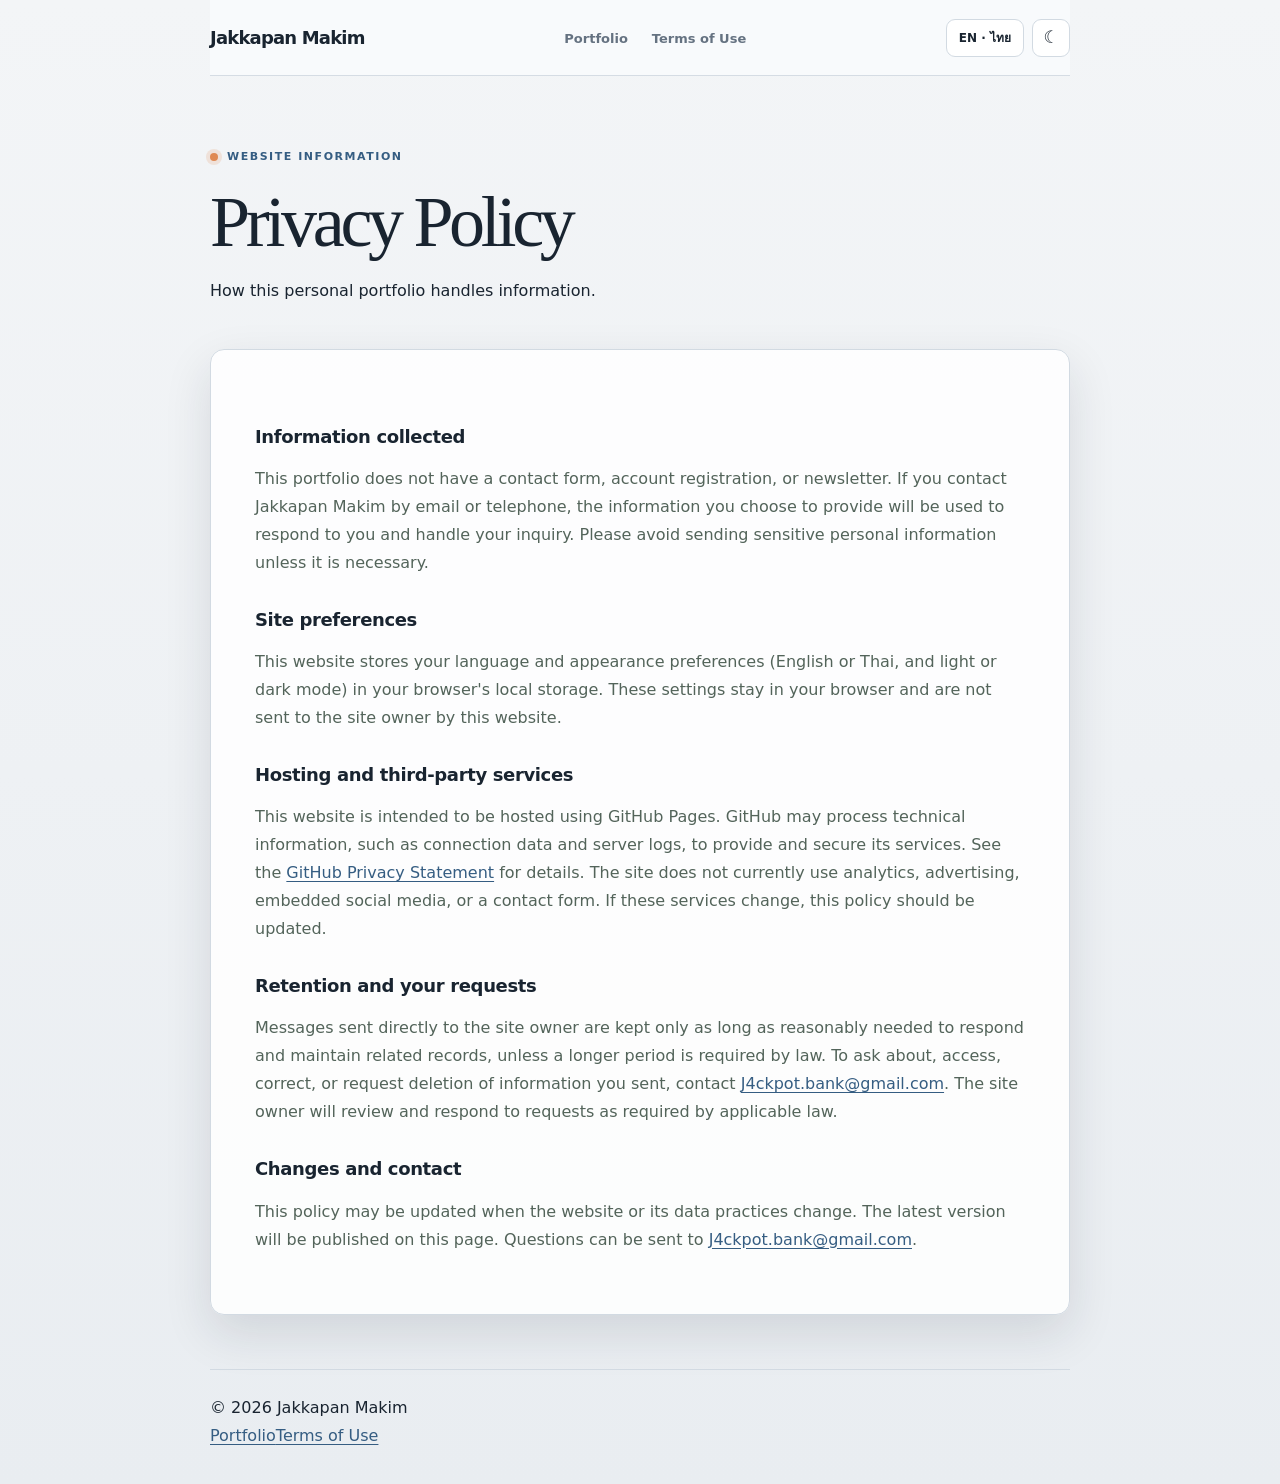
<file: privacy.html>
<!doctype html><html lang="en"><head><meta charset="utf-8"><meta name="viewport" content="width=device-width,initial-scale=1"><meta name="description" content="Privacy Policy for Jakkapan Makim's personal portfolio"><title>Privacy Policy — Jakkapan Makim</title><style>:root{--bg:#f5f6f1;--paper:#fff;--ink:#142820;--muted:#62716a;--green:#245b49;--deep:#15382d;--line:#dce4dc;--lime:#dff28c;--shadow:0 18px 55px rgba(25,57,43,.09);--radius:20px}*{box-sizing:border-box}html{scroll-behavior:smooth;scroll-padding-top:90px}body{margin:0;background:radial-gradient(ellipse at 78% 6%,rgba(223,242,140,.22),transparent 28%),var(--bg);color:var(--ink);font:16px/1.75 Inter,"Noto Sans Thai",system-ui,-apple-system,"Segoe UI",sans-serif;-webkit-font-smoothing:antialiased}a{color:var(--green);text-underline-offset:3px;transition:color .18s,background .18s,transform .18s}a:hover{color:#173c30}.wrap{max-width:1120px;margin:auto;padding:0 32px}.nav{position:sticky;top:0;z-index:10;min-height:76px;display:flex;justify-content:space-between;align-items:center;gap:20px;background:rgba(245,246,241,.9);backdrop-filter:blur(14px);border-bottom:1px solid rgba(220,228,220,.85)}.brand{color:var(--ink);text-decoration:none;font-size:18px;font-weight:780;letter-spacing:-.045em}.brand i{font-style:normal;color:var(--green)}nav{display:flex;align-items:center;gap:8px}nav a,.nav>div a{color:var(--muted);font-size:13px;font-weight:650;text-decoration:none;padding:9px 12px;border-radius:999px}nav a:hover,.nav>div a:hover{background:#e9eee6;color:var(--deep)}.hero{display:grid;grid-template-columns:1.4fr .6fr;gap:60px;align-items:center;padding:100px 0 82px}.eyebrow{display:inline-flex;align-items:center;gap:9px;color:var(--green);font-size:11px;letter-spacing:.14em;text-transform:uppercase;font-weight:800}.eyebrow:before{content:"";width:8px;height:8px;border-radius:50%;background:#9fc84c;box-shadow:0 0 0 4px rgba(159,200,76,.18)}.hero h1{font-size:clamp(54px,8vw,92px);letter-spacing:-.075em;line-height:.98;margin:24px 0}.hero>div>p{font-size:18px;line-height:1.8;color:var(--muted);max-width:650px}.btn{display:inline-flex;align-items:center;justify-content:center;gap:10px;border:1px solid #cbd7ce;border-radius:999px;padding:12px 20px;color:var(--ink);background:rgba(255,255,255,.72);text-decoration:none;font-size:13px;font-weight:750;transition:transform .2s,box-shadow .2s,background .2s}.btn:hover{transform:translateY(-2px);box-shadow:0 9px 24px rgba(20,40,32,.12);color:var(--deep)}.btn.dark{background:var(--deep);border-color:var(--deep);color:#fff}.btn.dark:hover{background:#245b49;color:#fff}.actions{display:flex;flex-wrap:wrap;gap:11px;margin-top:28px}.profile{position:relative;overflow:hidden;background:linear-gradient(145deg,#e5f49e,var(--lime));border-radius:28px;padding:29px;min-height:300px;display:flex;flex-direction:column;justify-content:space-between;box-shadow:var(--shadow);transform:rotate(1deg)}.profile:after{content:"";position:absolute;width:210px;height:210px;border:1px solid rgba(21,56,45,.11);border-radius:50%;right:-93px;top:-88px;box-shadow:0 0 0 24px rgba(255,255,255,.12),0 0 0 48px rgba(255,255,255,.1)}.monogram{position:relative;z-index:1;width:72px;height:72px;border:1px solid rgba(21,56,45,.1);border-radius:50%;background:rgba(255,255,255,.68);display:grid;place-items:center;font:28px Georgia,serif;color:var(--deep)}.profile blockquote{position:relative;z-index:1;font:italic 24px/1.38 Georgia,serif;letter-spacing:-.02em;margin:22px 0}.profile small{position:relative;z-index:1;color:#526045;font-size:12px}.section{border-top:1px solid var(--line);padding:70px 0}.head{display:flex;justify-content:space-between;align-items:baseline;gap:20px;margin-bottom:28px}.head p{color:var(--muted);font-size:14px;margin:0}h2{font:clamp(34px,5vw,46px)/1.15 Georgia,"Times New Roman",serif;letter-spacing:-.045em;margin:0}.grid{display:grid;grid-template-columns:repeat(3,1fr);gap:16px}.card{background:rgba(255,255,255,.84);border:1px solid var(--line);border-radius:var(--radius);padding:24px;box-shadow:0 3px 12px rgba(25,57,43,.025);transition:transform .2s,box-shadow .2s,border-color .2s}.card:hover{transform:translateY(-3px);box-shadow:var(--shadow);border-color:#bfd0c3}.card h3{font-size:17px;letter-spacing:-.02em;margin:5px 0}.card p{font-size:14px;color:var(--muted);margin:8px 0}.tag{display:inline-block;background:#edf2e8;color:#385646;border:1px solid #e0e8de;border-radius:999px;padding:5px 11px;margin:4px 4px 2px 0;font-size:11px;font-weight:650}.timeline{display:grid;grid-template-columns:160px 1fr;gap:24px;padding:22px 0;border-bottom:1px solid var(--line)}.timeline:last-child{border:0}.timeline time{font-size:12px;color:var(--green);font-weight:750;letter-spacing:.03em;padding-top:2px}.timeline h3{margin:0;font-size:17px;letter-spacing:-.02em}.timeline p{margin:5px 0 0;color:var(--muted);font-size:14px;max-width:790px}.award{background:linear-gradient(145deg,#e5f49e,var(--lime));border:1px solid rgba(140,169,64,.2);border-radius:var(--radius);padding:24px}.award small{font-size:10px;letter-spacing:.12em;font-weight:800;color:#536235}.award strong{display:block;font-size:17px;line-height:1.5;margin-top:8px}.award p{font-size:13px;color:#596548;margin-bottom:0}.contact{position:relative;overflow:hidden;background:linear-gradient(120deg,#15382d,#1f4b3c);color:#fff;border-radius:26px;padding:40px;display:flex;justify-content:space-between;align-items:center;gap:24px;box-shadow:var(--shadow)}.contact:after{content:"";position:absolute;width:260px;height:260px;right:16%;top:-190px;border:1px solid rgba(223,242,140,.22);border-radius:50%;box-shadow:0 0 0 28px rgba(223,242,140,.035),0 0 0 58px rgba(223,242,140,.035);pointer-events:none}.contact>div,.contact>.btn{position:relative;z-index:1}.contact h2{margin:13px 0;color:#fff}.contact p{color:#cfdbd3;margin:8px 0}.contact a{color:#fff}.contact .btn{border-color:rgba(255,255,255,.48);background:rgba(255,255,255,.08);white-space:nowrap}.contact .btn:hover{background:rgba(255,255,255,.16)}.footer{padding:26px 0 38px;display:flex;justify-content:space-between;gap:16px;color:var(--muted);font-size:12px}.footer a{margin-left:14px;text-decoration:none;color:var(--muted)}.footer a:hover{color:var(--green)}:focus-visible{outline:3px solid #9fc84c;outline-offset:3px}.legal-page .wrap{max-width:900px}.legal-page .nav{margin-bottom:0}.legal-page .hero{display:block;padding:66px 0 28px}.legal-page h1{font:clamp(46px,8vw,72px)/1.05 Georgia,"Times New Roman",serif;letter-spacing:-.06em;margin:15px 0}.legal-page .content{background:rgba(255,255,255,.88);border:1px solid var(--line);border-radius:24px;padding:clamp(22px,5vw,44px);margin:0 0 54px;box-shadow:var(--shadow)}.legal-page .content h2{font:750 18px/1.4 system-ui,sans-serif;letter-spacing:-.02em;margin:30px 0 5px}.legal-page .content p:not(.notice){color:#53645a}.legal-page footer{border-top:1px solid var(--line);padding:24px 0 34px}@media(max-width:760px){.wrap{padding:0 20px}.nav{min-height:68px}nav{gap:2px}nav a{font-size:11px;padding:8px}.hero{grid-template-columns:1fr;gap:32px;padding:62px 0 52px}.profile{min-height:245px}.section{padding:50px 0}.grid{grid-template-columns:1fr}.head{display:block}.head p{margin-top:7px}.timeline{grid-template-columns:1fr;gap:4px}.contact{display:block;padding:28px}.contact .btn{margin-top:18px}.footer{display:block}.footer>div{margin-top:12px}.footer a{margin:0 14px 0 0}}@media(max-width:420px){.nav{align-items:flex-start;padding:16px 0;flex-direction:column}.nav nav{flex-wrap:wrap}.nav nav a{padding:6px 9px}.hero h1{font-size:56px}.legal-page .nav>div{display:flex;gap:8px;flex-wrap:wrap}.legal-page .nav>div a{margin:0;padding:8px}}@media(prefers-reduced-motion:reduce){*,*::before,*::after{scroll-behavior:auto!important;transition:none!important}}.wrap{max-width:1280px;padding-left:40px;padding-right:40px}.hero{grid-template-columns:1.18fr .82fr;gap:88px;padding:84px 0 78px}.profile{min-height:330px;padding:34px}.profile blockquote{font-size:27px;max-width:350px}.card{position:relative;overflow:hidden;padding:27px}.card:before{content:"";position:absolute;left:0;top:0;width:100%;height:4px;background:linear-gradient(90deg,#82ad3b,#dff28c)}.timeline>div{position:relative;border-left:2px solid var(--line);padding:0 0 1px 22px}.timeline>div:before{content:"";position:absolute;left:-6px;top:5px;width:10px;height:10px;border:2px solid var(--bg);border-radius:50%;background:#91bf4e;box-shadow:0 0 0 1px #91bf4e}.timeline time{padding-left:4px}.award{position:relative;overflow:hidden}.award:after{content:"";position:absolute;width:130px;height:130px;right:-58px;bottom:-76px;border:1px solid rgba(21,56,45,.17);border-radius:50%;box-shadow:0 0 0 17px rgba(255,255,255,.13)}.contact{padding:48px}.section{padding-top:76px;padding-bottom:76px}.legal-page .wrap{max-width:940px}.legal-page .hero{display:block;padding:66px 0 28px}.legal-page .card:before{display:none}@media(max-width:760px){.wrap{padding-left:20px;padding-right:20px}.hero{grid-template-columns:1fr;gap:32px;padding:62px 0 52px}.profile{min-height:245px;padding:27px}.profile blockquote{font-size:24px}.section{padding:50px 0}.card{padding:23px}.timeline>div{padding-left:17px}.contact{padding:28px}}@media(max-width:420px){.wrap{padding-left:18px;padding-right:18px}}</style><link rel="stylesheet" href="assets/site.css"></head><body class="legal-page"><div class="wrap"><header class="nav"><a class="brand" href="index.html">Jakkapan Makim</a><div><a href="index.html">Portfolio</a><a href="terms.html">Terms of Use</a></div><div class="controls"><button class="ui-toggle" id="languageToggle" type="button" aria-label="Switch language">EN · ไทย</button><button class="ui-toggle theme" id="themeToggle" type="button" aria-label="Switch color theme">☾</button></div></header><main><div class="hero"><div class="eyebrow">Website information</div><h1>Privacy Policy</h1><p class="muted">How this personal portfolio handles information.</p></div><article class="content"><h2>Information collected</h2><p>This portfolio does not have a contact form, account registration, or newsletter. If you contact Jakkapan Makim by email or telephone, the information you choose to provide will be used to respond to you and handle your inquiry. Please avoid sending sensitive personal information unless it is necessary.</p><h2>Site preferences</h2><p>This website stores your language and appearance preferences (English or Thai, and light or dark mode) in your browser's local storage. These settings stay in your browser and are not sent to the site owner by this website.</p><h2>Hosting and third-party services</h2><p>This website is intended to be hosted using GitHub Pages. GitHub may process technical information, such as connection data and server logs, to provide and secure its services. See the <a href="https://docs.github.com/en/site-policy/privacy-policies/github-privacy-statement" target="_blank" rel="noopener noreferrer">GitHub Privacy Statement</a> for details. The site does not currently use analytics, advertising, embedded social media, or a contact form. If these services change, this policy should be updated.</p><h2>Retention and your requests</h2><p>Messages sent directly to the site owner are kept only as long as reasonably needed to respond and maintain related records, unless a longer period is required by law. To ask about, access, correct, or request deletion of information you sent, contact <a href="mailto:J4ckpot.bank@gmail.com">J4ckpot.bank@gmail.com</a>. The site owner will review and respond to requests as required by applicable law.</p><h2>Changes and contact</h2><p>This policy may be updated when the website or its data practices change. The latest version will be published on this page. Questions can be sent to <a href="mailto:J4ckpot.bank@gmail.com">J4ckpot.bank@gmail.com</a>.</p></article></main><footer><span>© <span id="year"></span> Jakkapan Makim</span><div><a href="index.html">Portfolio</a><a href="terms.html">Terms of Use</a></div></footer></div><script>document.getElementById('year').textContent=new Date().getFullYear()</script><script src="assets/site.js"></script></body></html>
</file>
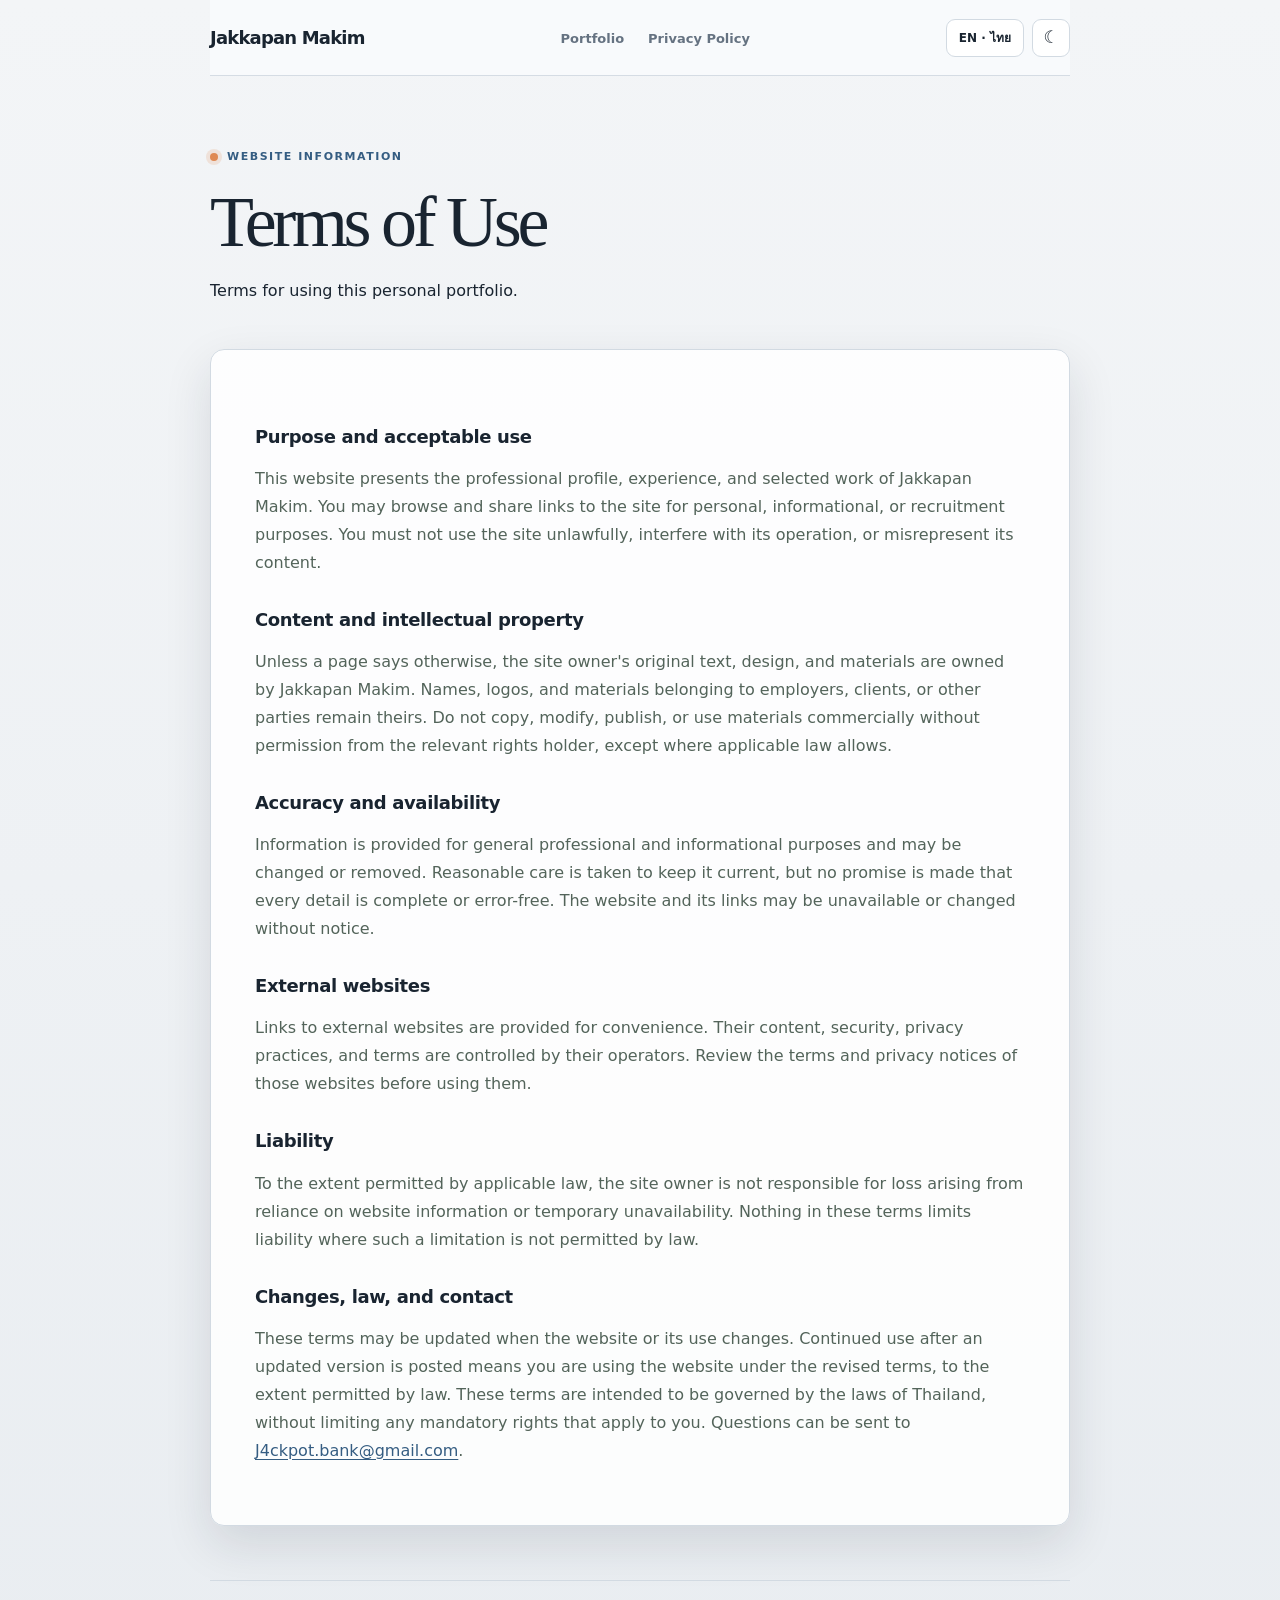
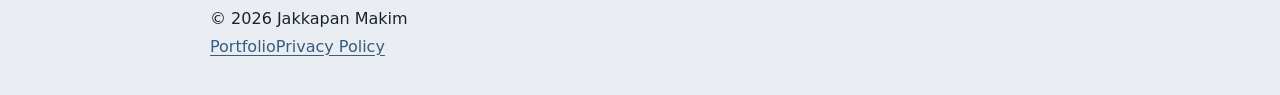
<file: terms.html>
<!doctype html><html lang="en"><head><meta charset="utf-8"><meta name="viewport" content="width=device-width,initial-scale=1"><meta name="description" content="Terms of Use for Jakkapan Makim's personal portfolio"><title>Terms of Use — Jakkapan Makim</title><style>:root{--bg:#f5f6f1;--paper:#fff;--ink:#142820;--muted:#62716a;--green:#245b49;--deep:#15382d;--line:#dce4dc;--lime:#dff28c;--shadow:0 18px 55px rgba(25,57,43,.09);--radius:20px}*{box-sizing:border-box}html{scroll-behavior:smooth;scroll-padding-top:90px}body{margin:0;background:radial-gradient(ellipse at 78% 6%,rgba(223,242,140,.22),transparent 28%),var(--bg);color:var(--ink);font:16px/1.75 Inter,"Noto Sans Thai",system-ui,-apple-system,"Segoe UI",sans-serif;-webkit-font-smoothing:antialiased}a{color:var(--green);text-underline-offset:3px;transition:color .18s,background .18s,transform .18s}a:hover{color:#173c30}.wrap{max-width:1120px;margin:auto;padding:0 32px}.nav{position:sticky;top:0;z-index:10;min-height:76px;display:flex;justify-content:space-between;align-items:center;gap:20px;background:rgba(245,246,241,.9);backdrop-filter:blur(14px);border-bottom:1px solid rgba(220,228,220,.85)}.brand{color:var(--ink);text-decoration:none;font-size:18px;font-weight:780;letter-spacing:-.045em}.brand i{font-style:normal;color:var(--green)}nav{display:flex;align-items:center;gap:8px}nav a,.nav>div a{color:var(--muted);font-size:13px;font-weight:650;text-decoration:none;padding:9px 12px;border-radius:999px}nav a:hover,.nav>div a:hover{background:#e9eee6;color:var(--deep)}.hero{display:grid;grid-template-columns:1.4fr .6fr;gap:60px;align-items:center;padding:100px 0 82px}.eyebrow{display:inline-flex;align-items:center;gap:9px;color:var(--green);font-size:11px;letter-spacing:.14em;text-transform:uppercase;font-weight:800}.eyebrow:before{content:"";width:8px;height:8px;border-radius:50%;background:#9fc84c;box-shadow:0 0 0 4px rgba(159,200,76,.18)}.hero h1{font-size:clamp(54px,8vw,92px);letter-spacing:-.075em;line-height:.98;margin:24px 0}.hero>div>p{font-size:18px;line-height:1.8;color:var(--muted);max-width:650px}.btn{display:inline-flex;align-items:center;justify-content:center;gap:10px;border:1px solid #cbd7ce;border-radius:999px;padding:12px 20px;color:var(--ink);background:rgba(255,255,255,.72);text-decoration:none;font-size:13px;font-weight:750;transition:transform .2s,box-shadow .2s,background .2s}.btn:hover{transform:translateY(-2px);box-shadow:0 9px 24px rgba(20,40,32,.12);color:var(--deep)}.btn.dark{background:var(--deep);border-color:var(--deep);color:#fff}.btn.dark:hover{background:#245b49;color:#fff}.actions{display:flex;flex-wrap:wrap;gap:11px;margin-top:28px}.profile{position:relative;overflow:hidden;background:linear-gradient(145deg,#e5f49e,var(--lime));border-radius:28px;padding:29px;min-height:300px;display:flex;flex-direction:column;justify-content:space-between;box-shadow:var(--shadow);transform:rotate(1deg)}.profile:after{content:"";position:absolute;width:210px;height:210px;border:1px solid rgba(21,56,45,.11);border-radius:50%;right:-93px;top:-88px;box-shadow:0 0 0 24px rgba(255,255,255,.12),0 0 0 48px rgba(255,255,255,.1)}.monogram{position:relative;z-index:1;width:72px;height:72px;border:1px solid rgba(21,56,45,.1);border-radius:50%;background:rgba(255,255,255,.68);display:grid;place-items:center;font:28px Georgia,serif;color:var(--deep)}.profile blockquote{position:relative;z-index:1;font:italic 24px/1.38 Georgia,serif;letter-spacing:-.02em;margin:22px 0}.profile small{position:relative;z-index:1;color:#526045;font-size:12px}.section{border-top:1px solid var(--line);padding:70px 0}.head{display:flex;justify-content:space-between;align-items:baseline;gap:20px;margin-bottom:28px}.head p{color:var(--muted);font-size:14px;margin:0}h2{font:clamp(34px,5vw,46px)/1.15 Georgia,"Times New Roman",serif;letter-spacing:-.045em;margin:0}.grid{display:grid;grid-template-columns:repeat(3,1fr);gap:16px}.card{background:rgba(255,255,255,.84);border:1px solid var(--line);border-radius:var(--radius);padding:24px;box-shadow:0 3px 12px rgba(25,57,43,.025);transition:transform .2s,box-shadow .2s,border-color .2s}.card:hover{transform:translateY(-3px);box-shadow:var(--shadow);border-color:#bfd0c3}.card h3{font-size:17px;letter-spacing:-.02em;margin:5px 0}.card p{font-size:14px;color:var(--muted);margin:8px 0}.tag{display:inline-block;background:#edf2e8;color:#385646;border:1px solid #e0e8de;border-radius:999px;padding:5px 11px;margin:4px 4px 2px 0;font-size:11px;font-weight:650}.timeline{display:grid;grid-template-columns:160px 1fr;gap:24px;padding:22px 0;border-bottom:1px solid var(--line)}.timeline:last-child{border:0}.timeline time{font-size:12px;color:var(--green);font-weight:750;letter-spacing:.03em;padding-top:2px}.timeline h3{margin:0;font-size:17px;letter-spacing:-.02em}.timeline p{margin:5px 0 0;color:var(--muted);font-size:14px;max-width:790px}.award{background:linear-gradient(145deg,#e5f49e,var(--lime));border:1px solid rgba(140,169,64,.2);border-radius:var(--radius);padding:24px}.award small{font-size:10px;letter-spacing:.12em;font-weight:800;color:#536235}.award strong{display:block;font-size:17px;line-height:1.5;margin-top:8px}.award p{font-size:13px;color:#596548;margin-bottom:0}.contact{position:relative;overflow:hidden;background:linear-gradient(120deg,#15382d,#1f4b3c);color:#fff;border-radius:26px;padding:40px;display:flex;justify-content:space-between;align-items:center;gap:24px;box-shadow:var(--shadow)}.contact:after{content:"";position:absolute;width:260px;height:260px;right:16%;top:-190px;border:1px solid rgba(223,242,140,.22);border-radius:50%;box-shadow:0 0 0 28px rgba(223,242,140,.035),0 0 0 58px rgba(223,242,140,.035);pointer-events:none}.contact>div,.contact>.btn{position:relative;z-index:1}.contact h2{margin:13px 0;color:#fff}.contact p{color:#cfdbd3;margin:8px 0}.contact a{color:#fff}.contact .btn{border-color:rgba(255,255,255,.48);background:rgba(255,255,255,.08);white-space:nowrap}.contact .btn:hover{background:rgba(255,255,255,.16)}.footer{padding:26px 0 38px;display:flex;justify-content:space-between;gap:16px;color:var(--muted);font-size:12px}.footer a{margin-left:14px;text-decoration:none;color:var(--muted)}.footer a:hover{color:var(--green)}:focus-visible{outline:3px solid #9fc84c;outline-offset:3px}.legal-page .wrap{max-width:900px}.legal-page .nav{margin-bottom:0}.legal-page .hero{display:block;padding:66px 0 28px}.legal-page h1{font:clamp(46px,8vw,72px)/1.05 Georgia,"Times New Roman",serif;letter-spacing:-.06em;margin:15px 0}.legal-page .content{background:rgba(255,255,255,.88);border:1px solid var(--line);border-radius:24px;padding:clamp(22px,5vw,44px);margin:0 0 54px;box-shadow:var(--shadow)}.legal-page .content h2{font:750 18px/1.4 system-ui,sans-serif;letter-spacing:-.02em;margin:30px 0 5px}.legal-page .content p:not(.notice){color:#53645a}.legal-page footer{border-top:1px solid var(--line);padding:24px 0 34px}@media(max-width:760px){.wrap{padding:0 20px}.nav{min-height:68px}nav{gap:2px}nav a{font-size:11px;padding:8px}.hero{grid-template-columns:1fr;gap:32px;padding:62px 0 52px}.profile{min-height:245px}.section{padding:50px 0}.grid{grid-template-columns:1fr}.head{display:block}.head p{margin-top:7px}.timeline{grid-template-columns:1fr;gap:4px}.contact{display:block;padding:28px}.contact .btn{margin-top:18px}.footer{display:block}.footer>div{margin-top:12px}.footer a{margin:0 14px 0 0}}@media(max-width:420px){.nav{align-items:flex-start;padding:16px 0;flex-direction:column}.nav nav{flex-wrap:wrap}.nav nav a{padding:6px 9px}.hero h1{font-size:56px}.legal-page .nav>div{display:flex;gap:8px;flex-wrap:wrap}.legal-page .nav>div a{margin:0;padding:8px}}@media(prefers-reduced-motion:reduce){*,*::before,*::after{scroll-behavior:auto!important;transition:none!important}}.wrap{max-width:1280px;padding-left:40px;padding-right:40px}.hero{grid-template-columns:1.18fr .82fr;gap:88px;padding:84px 0 78px}.profile{min-height:330px;padding:34px}.profile blockquote{font-size:27px;max-width:350px}.card{position:relative;overflow:hidden;padding:27px}.card:before{content:"";position:absolute;left:0;top:0;width:100%;height:4px;background:linear-gradient(90deg,#82ad3b,#dff28c)}.timeline>div{position:relative;border-left:2px solid var(--line);padding:0 0 1px 22px}.timeline>div:before{content:"";position:absolute;left:-6px;top:5px;width:10px;height:10px;border:2px solid var(--bg);border-radius:50%;background:#91bf4e;box-shadow:0 0 0 1px #91bf4e}.timeline time{padding-left:4px}.award{position:relative;overflow:hidden}.award:after{content:"";position:absolute;width:130px;height:130px;right:-58px;bottom:-76px;border:1px solid rgba(21,56,45,.17);border-radius:50%;box-shadow:0 0 0 17px rgba(255,255,255,.13)}.contact{padding:48px}.section{padding-top:76px;padding-bottom:76px}.legal-page .wrap{max-width:940px}.legal-page .hero{display:block;padding:66px 0 28px}.legal-page .card:before{display:none}@media(max-width:760px){.wrap{padding-left:20px;padding-right:20px}.hero{grid-template-columns:1fr;gap:32px;padding:62px 0 52px}.profile{min-height:245px;padding:27px}.profile blockquote{font-size:24px}.section{padding:50px 0}.card{padding:23px}.timeline>div{padding-left:17px}.contact{padding:28px}}@media(max-width:420px){.wrap{padding-left:18px;padding-right:18px}}</style><link rel="stylesheet" href="assets/site.css"></head><body class="legal-page"><div class="wrap"><header class="nav"><a class="brand" href="index.html">Jakkapan Makim</a><div><a href="index.html">Portfolio</a><a href="privacy.html">Privacy Policy</a></div><div class="controls"><button class="ui-toggle" id="languageToggle" type="button" aria-label="Switch language">EN · ไทย</button><button class="ui-toggle theme" id="themeToggle" type="button" aria-label="Switch color theme">☾</button></div></header><main><div class="hero"><div class="eyebrow">Website information</div><h1>Terms of Use</h1><p class="muted">Terms for using this personal portfolio.</p></div><article class="content"><h2>Purpose and acceptable use</h2><p>This website presents the professional profile, experience, and selected work of Jakkapan Makim. You may browse and share links to the site for personal, informational, or recruitment purposes. You must not use the site unlawfully, interfere with its operation, or misrepresent its content.</p><h2>Content and intellectual property</h2><p>Unless a page says otherwise, the site owner's original text, design, and materials are owned by Jakkapan Makim. Names, logos, and materials belonging to employers, clients, or other parties remain theirs. Do not copy, modify, publish, or use materials commercially without permission from the relevant rights holder, except where applicable law allows.</p><h2>Accuracy and availability</h2><p>Information is provided for general professional and informational purposes and may be changed or removed. Reasonable care is taken to keep it current, but no promise is made that every detail is complete or error-free. The website and its links may be unavailable or changed without notice.</p><h2>External websites</h2><p>Links to external websites are provided for convenience. Their content, security, privacy practices, and terms are controlled by their operators. Review the terms and privacy notices of those websites before using them.</p><h2>Liability</h2><p>To the extent permitted by applicable law, the site owner is not responsible for loss arising from reliance on website information or temporary unavailability. Nothing in these terms limits liability where such a limitation is not permitted by law.</p><h2>Changes, law, and contact</h2><p>These terms may be updated when the website or its use changes. Continued use after an updated version is posted means you are using the website under the revised terms, to the extent permitted by law. These terms are intended to be governed by the laws of Thailand, without limiting any mandatory rights that apply to you. Questions can be sent to <a href="mailto:J4ckpot.bank@gmail.com">J4ckpot.bank@gmail.com</a>.</p></article></main><footer><span>© <span id="year"></span> Jakkapan Makim</span><div><a href="index.html">Portfolio</a><a href="privacy.html">Privacy Policy</a></div></footer></div><script>document.getElementById('year').textContent=new Date().getFullYear()</script><script src="assets/site.js"></script></body></html>
</file>
<file: assets/site.css>
.controls{display:flex;align-items:center;gap:8px}.ui-toggle{min-height:36px;border:1px solid var(--line);border-radius:999px;background:#fff;color:var(--ink);padding:7px 12px;font:650 12px/1 system-ui,sans-serif;cursor:pointer}.ui-toggle.theme{width:38px;height:38px;padding:0;font-size:17px}.ui-toggle:focus-visible{outline:3px solid #9fc84c;outline-offset:2px}html[data-theme=dark]{color-scheme:dark;--bg:#111a16;--paper:#1b2822;--ink:#edf3ed;--muted:#a6b4aa;--green:#b6d981;--deep:#284538;--line:#34443a;--lime:#37472c;--shadow:0 18px 55px rgba(0,0,0,.28)}html[data-theme=dark] body{background:radial-gradient(ellipse at 78% 6%,rgba(111,138,61,.15),transparent 28%),var(--bg)}html[data-theme=dark] .nav{background:rgba(17,26,22,.92);border-color:var(--line)}html[data-theme=dark] .card,html[data-theme=dark] .legal-page .content{background:#1b2822}html[data-theme=dark] .tag{background:#25382e;border-color:#354a3c;color:#d6e5d7}html[data-theme=dark] .btn:not(.dark){background:#1b2822;color:var(--ink);border-color:#45564a}html[data-theme=dark] .notice{background:#302d20;border-color:#51482c;color:#e8dcaa}html[data-theme=dark] .ui-toggle{background:#1b2822;color:var(--ink);border-color:#45564a}html[data-theme=dark] .legal-page .content p:not(.notice){color:#c2cec4}@media(max-width:760px){.controls{margin-left:auto}.nav{flex-wrap:wrap}}html[data-theme=dark] .profile,html[data-theme=dark] .award,html[data-theme=dark] .profile blockquote{color:#142820}html[data-theme=dark] .profile small{color:#42523c}

.quick-stats{display:flex;gap:0;margin-top:34px;border-top:1px solid var(--line);padding-top:20px}.quick-stats>div{display:flex;flex-direction:column;padding:0 22px;border-right:1px solid var(--line)}.quick-stats>div:first-child{padding-left:0}.quick-stats>div:last-child{border:0}.quick-stats strong{font:700 22px/1.2 Georgia,serif;letter-spacing:-.04em}.quick-stats span{color:var(--muted);font-size:11px;margin-top:4px}.nav nav a.current{color:var(--green);background:#e9eee6}.top-btn{position:fixed;right:26px;bottom:26px;width:46px;height:46px;border:1px solid var(--line);border-radius:50%;background:var(--paper,#fff);color:var(--ink);font-size:20px;box-shadow:0 8px 24px rgba(20,40,32,.14);cursor:pointer;opacity:0;transform:translateY(8px);pointer-events:none;transition:opacity .2s,transform .2s;z-index:8}.top-btn.visible{opacity:1;transform:translateY(0);pointer-events:auto}.top-btn:hover{background:var(--lime);color:#142820}html[data-theme=dark] .nav nav a.current{background:#26382e}@media(max-width:760px){.quick-stats{gap:0;margin-top:25px}.quick-stats>div{padding:0 12px}.quick-stats strong{font-size:19px}.quick-stats span{font-size:10px}.top-btn{right:16px;bottom:16px}}
main>section.hero{position:relative;isolation:isolate;overflow:hidden;color:#fff;background:linear-gradient(125deg,#102d24 0%,#194333 57%,#286247 100%);border:1px solid rgba(255,255,255,.08);border-radius:34px;padding:clamp(42px,6.2vw,78px);margin:54px 0 74px;grid-template-columns:1.25fr .75fr;gap:clamp(38px,6vw,82px);box-shadow:0 28px 76px rgba(18,49,36,.2)}main>section.hero:before{content:"";position:absolute;z-index:-1;width:560px;height:560px;right:17%;top:-76%;border:1px solid rgba(221,242,140,.13);border-radius:50%;box-shadow:0 0 0 35px rgba(221,242,140,.035),0 0 0 75px rgba(221,242,140,.025),0 0 0 125px rgba(221,242,140,.02);pointer-events:none}main>section.hero h1{color:#fff;font-size:clamp(56px,7vw,84px);letter-spacing:-.075em}main>section.hero>div>p{color:#d3e1d8;max-width:630px}main>section.hero .eyebrow{color:var(--lime)}main>section.hero .profile{min-height:350px;transform:none;border:1px solid rgba(255,255,255,.5);background:linear-gradient(145deg,#e7f6a7,#d8ef7d);box-shadow:0 18px 50px rgba(0,0,0,.15)}main>section.hero .profile blockquote{font-size:clamp(22px,2.2vw,28px);max-width:340px}main>section.hero .btn.dark{background:var(--lime);border-color:var(--lime);color:#142820}main>section.hero .btn:not(.dark){background:rgba(255,255,255,.06);border-color:rgba(255,255,255,.35);color:#fff}main>section.hero .btn:not(.dark):hover{background:rgba(255,255,255,.15)}main>section.hero .quick-stats{border-color:rgba(255,255,255,.2)}main>section.hero .quick-stats>div{border-color:rgba(255,255,255,.2)}main>section.hero .quick-stats strong{color:#fff}main>section.hero .quick-stats span{color:#c4d6ca}.section{scroll-margin-top:90px}.card{box-shadow:0 5px 18px rgba(25,57,43,.045)}.nav nav a{transition:color .16s,background .16s,transform .16s}.nav nav a:hover{transform:translateY(-1px)}@media(max-width:760px){main>section.hero{grid-template-columns:1fr;margin:30px 0 52px;padding:34px 24px;border-radius:25px;gap:28px}main>section.hero h1{font-size:clamp(52px,13vw,70px)}main>section.hero .profile{min-height:250px;padding:25px}main>section.hero .quick-stats>div{padding-left:9px;padding-right:9px}}main>section.hero .profile{color:#142820}

:root{--bg:#eef1f4;--paper:#fff;--ink:#192430;--muted:#657281;--green:#355d82;--deep:#203b56;--line:#d2dae2;--lime:#e7a56c;--shadow:0 18px 48px rgba(22,37,53,.12);--radius:14px}body{background:linear-gradient(180deg,#f3f5f7 0%,var(--bg) 52%,#e9edf1 100%)}.brand i{color:#df8953}nav a,.nav>div a{border-radius:8px}.nav nav a.current{background:#e0e7ed;color:#203b56}.btn,.ui-toggle{border-radius:9px}.btn{font-size:13px}.ui-toggle{min-height:38px}.ui-toggle.theme{border-radius:9px}.hero:not(.legal-page .hero){letter-spacing:0}main>section.hero{border-radius:20px;background:linear-gradient(120deg,#101923 0%,#182a3c 55%,#253d54 100%);box-shadow:0 25px 64px rgba(15,27,40,.24)}main>section.hero:before{width:440px;height:440px;right:6%;top:-63%;border-color:rgba(231,165,108,.2);box-shadow:0 0 0 38px rgba(231,165,108,.035),0 0 0 80px rgba(231,165,108,.025)}main>section.hero .eyebrow{color:#f0a56d}main>section.hero .profile{border-radius:15px;background:linear-gradient(145deg,#e7ebef,#cfd8e0);border:1px solid rgba(255,255,255,.72);box-shadow:0 20px 44px rgba(0,0,0,.22)}.monogram{border-radius:12px;background:#263d54;color:#f0a56d;border:0;font-weight:700}.profile blockquote{font-family:system-ui,sans-serif;font-style:normal;font-weight:650;letter-spacing:-.035em;line-height:1.32}.quick-stats{font-variant-numeric:tabular-nums}.quick-stats strong{font-family:ui-monospace,SFMono-Regular,Consolas,monospace;letter-spacing:-.04em}.section{border-color:var(--line)}h2{font-family:Georgia,"Times New Roman",serif;letter-spacing:-.035em}.card,.award,.contact,.legal-page .content{border-radius:14px}.card:before{height:3px;background:linear-gradient(90deg,#355d82,#e7a56c)}.tag{border-radius:6px;background:#e8edf1;border-color:#d8e0e7;color:#344b61}.timeline>div:before{border-radius:3px;background:#df8953;box-shadow:0 0 0 1px #df8953;transform:rotate(45deg)}.timeline time{color:#355d82;font-family:ui-monospace,SFMono-Regular,Consolas,monospace}.award{background:linear-gradient(135deg,#e9edf0,#dce3e9);border-color:#cbd5de}.award small{color:#355d82}.award:after{border-color:rgba(41,65,88,.17);box-shadow:0 0 0 17px rgba(255,255,255,.16)}.contact{background:linear-gradient(120deg,#111b26,#203b56);border-radius:16px}.contact .eyebrow{color:#f0a56d}.contact:after{border-color:rgba(231,165,108,.2);box-shadow:0 0 0 28px rgba(231,165,108,.035),0 0 0 58px rgba(231,165,108,.025)}.top-btn{border-radius:10px}.notice{border-radius:8px;background:#f3eee8;border-color:#e2d2bf;color:#69513b}html[data-theme=dark]{--bg:#11161c;--paper:#1a222b;--ink:#edf1f4;--muted:#a3afbb;--green:#91b5d7;--deep:#2b4864;--line:#35414d;--lime:#e7a56c;--shadow:0 20px 55px rgba(0,0,0,.35)}html[data-theme=dark] body{background:linear-gradient(180deg,#131a22 0%,var(--bg) 52%,#10161d 100%)}html[data-theme=dark] .nav{background:rgba(17,22,28,.94)}html[data-theme=dark] .nav nav a.current{background:#263848;color:#d8e7f5}html[data-theme=dark] .tag{background:#25313c;border-color:#384957;color:#d3deea}html[data-theme=dark] .award{background:linear-gradient(135deg,#27313b,#202a34);border-color:#3a4652}html[data-theme=dark] .award small{color:#a9c4df}html[data-theme=dark] .notice{background:#332b25;border-color:#584435;color:#edd6bf}html[data-theme=dark] .ui-toggle{background:#1a222b;border-color:#44515e}html[data-theme=dark] .hero .profile{background:linear-gradient(145deg,#e7ebef,#cfd8e0)}html[data-theme=dark] .contact{background:linear-gradient(120deg,#111b26,#203b56)}@media(max-width:760px){main>section.hero{border-radius:16px}.profile blockquote{font-size:22px}}
.eyebrow:before{background:#df8953;box-shadow:0 0 0 4px rgba(223,137,83,.18)}main>section.hero:before{border-color:rgba(145,181,215,.18);box-shadow:0 0 0 38px rgba(145,181,215,.035),0 0 0 80px rgba(145,181,215,.025)}main>section.hero .profile:after{border-color:rgba(53,93,130,.18);box-shadow:0 0 0 24px rgba(53,93,130,.035),0 0 0 48px rgba(53,93,130,.025)}main>section.hero .profile small{color:#596575}.nav nav a:hover,.nav>div a:hover{background:#e4eaf0;color:#203b56}.ui-toggle:hover{background:#e4eaf0}.nav nav a.current{background:#e0e7ed;color:#203b56}html[data-theme=dark] .nav nav a:hover,html[data-theme=dark] .nav>div a:hover{background:#263848;color:#d8e7f5}html[data-theme=dark] .ui-toggle:hover{background:#263848}
/* Final dark palette cleanup: remove leftover green from the original theme. */
html[data-theme=dark]{color-scheme:dark;--bg:#11161c;--paper:#1a222b;--ink:#edf1f4;--muted:#a3afbb;--green:#91b5d7;--deep:#2b4864;--line:#35414d;--lime:#e7a56c;--shadow:0 20px 55px rgba(0,0,0,.35)}
html[data-theme=dark] body{background:linear-gradient(180deg,#131a22 0%,#11161c 52%,#10161d 100%)}
html[data-theme=dark] main>section.hero{background:linear-gradient(120deg,#101923 0%,#182a3c 55%,#253d54 100%);box-shadow:0 25px 64px rgba(15,27,40,.24)}
html[data-theme=dark] main>section.hero:before{border-color:rgba(145,181,215,.18);box-shadow:0 0 0 38px rgba(145,181,215,.035),0 0 0 80px rgba(145,181,215,.025)}
html[data-theme=dark] .profile small{color:#596575}
html[data-theme=dark] .nav nav a.current{background:#263848;color:#d8e7f5}
html[data-theme=dark] .nav nav a:hover,html[data-theme=dark] .nav>div a:hover,html[data-theme=dark] .ui-toggle:hover{background:#263848;color:#d8e7f5}
html[data-theme=dark] .top-btn:hover{background:#e7a56c;color:#192430}
:focus-visible,.ui-toggle:focus-visible{outline-color:#df8953}

/* Dark mode cards use the slate palette; preserve readable recognition contrast. */
html[data-theme=dark] .card{background:#1c2731;border-color:#35414d;color:#edf1f4;box-shadow:0 8px 24px rgba(0,0,0,.18)}
html[data-theme=dark] .card p{color:#aebbc7}
html[data-theme=dark] .award{background:linear-gradient(135deg,#27313b,#202a34);border-color:#3a4652;color:#edf1f4}
html[data-theme=dark] .award strong{color:#edf1f4}
html[data-theme=dark] .award p{color:#b5c0ca}
html[data-theme=dark] .award:after{border-color:rgba(145,181,215,.2);box-shadow:0 0 0 17px rgba(145,181,215,.06)}

/* Keep the light header neutral too; the legacy inline style used a green-tinted ivory. */
html:not([data-theme=dark]) .nav{background:rgba(248,250,252,.96);border-bottom-color:rgba(210,218,226,.92)}
html:not([data-theme=dark]) .nav nav a:hover,html:not([data-theme=dark]) .nav>div a:hover,html:not([data-theme=dark]) .ui-toggle:hover{background:#e4eaf0;color:#203b56}
</file>
